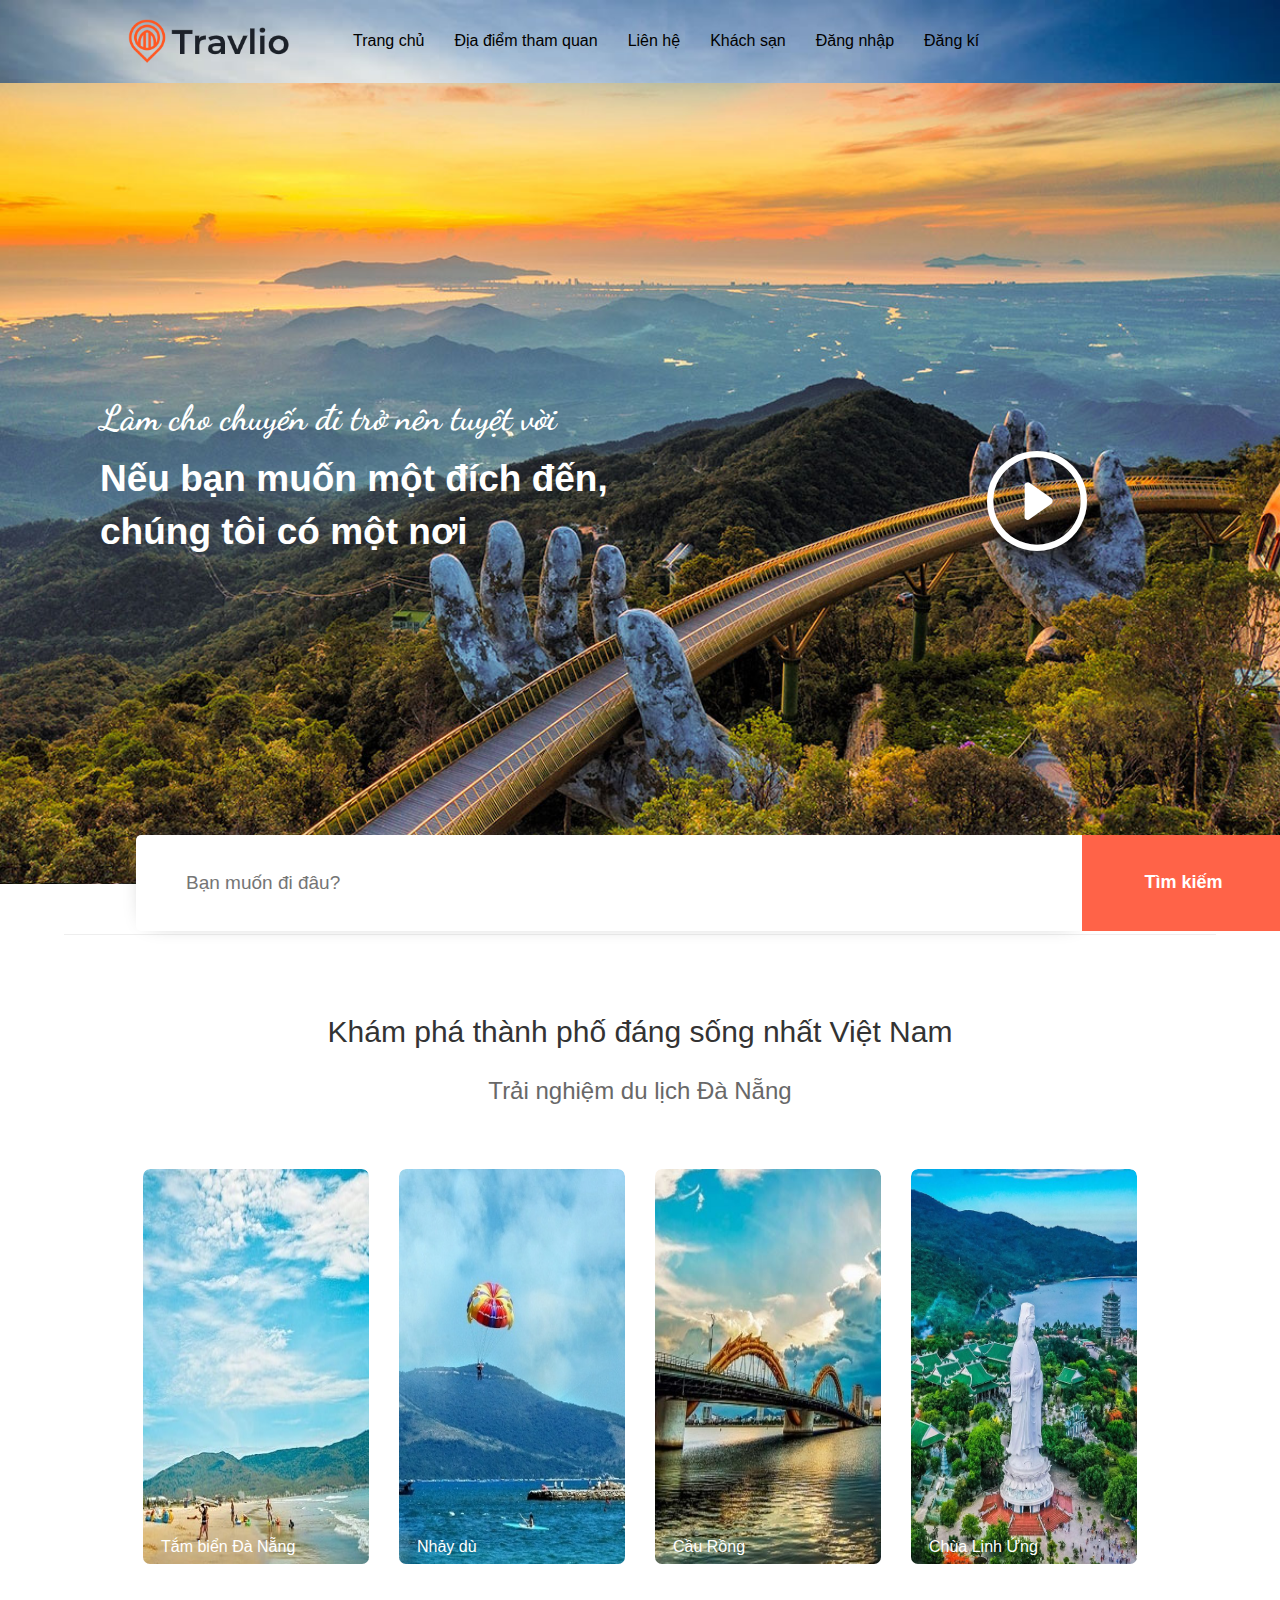
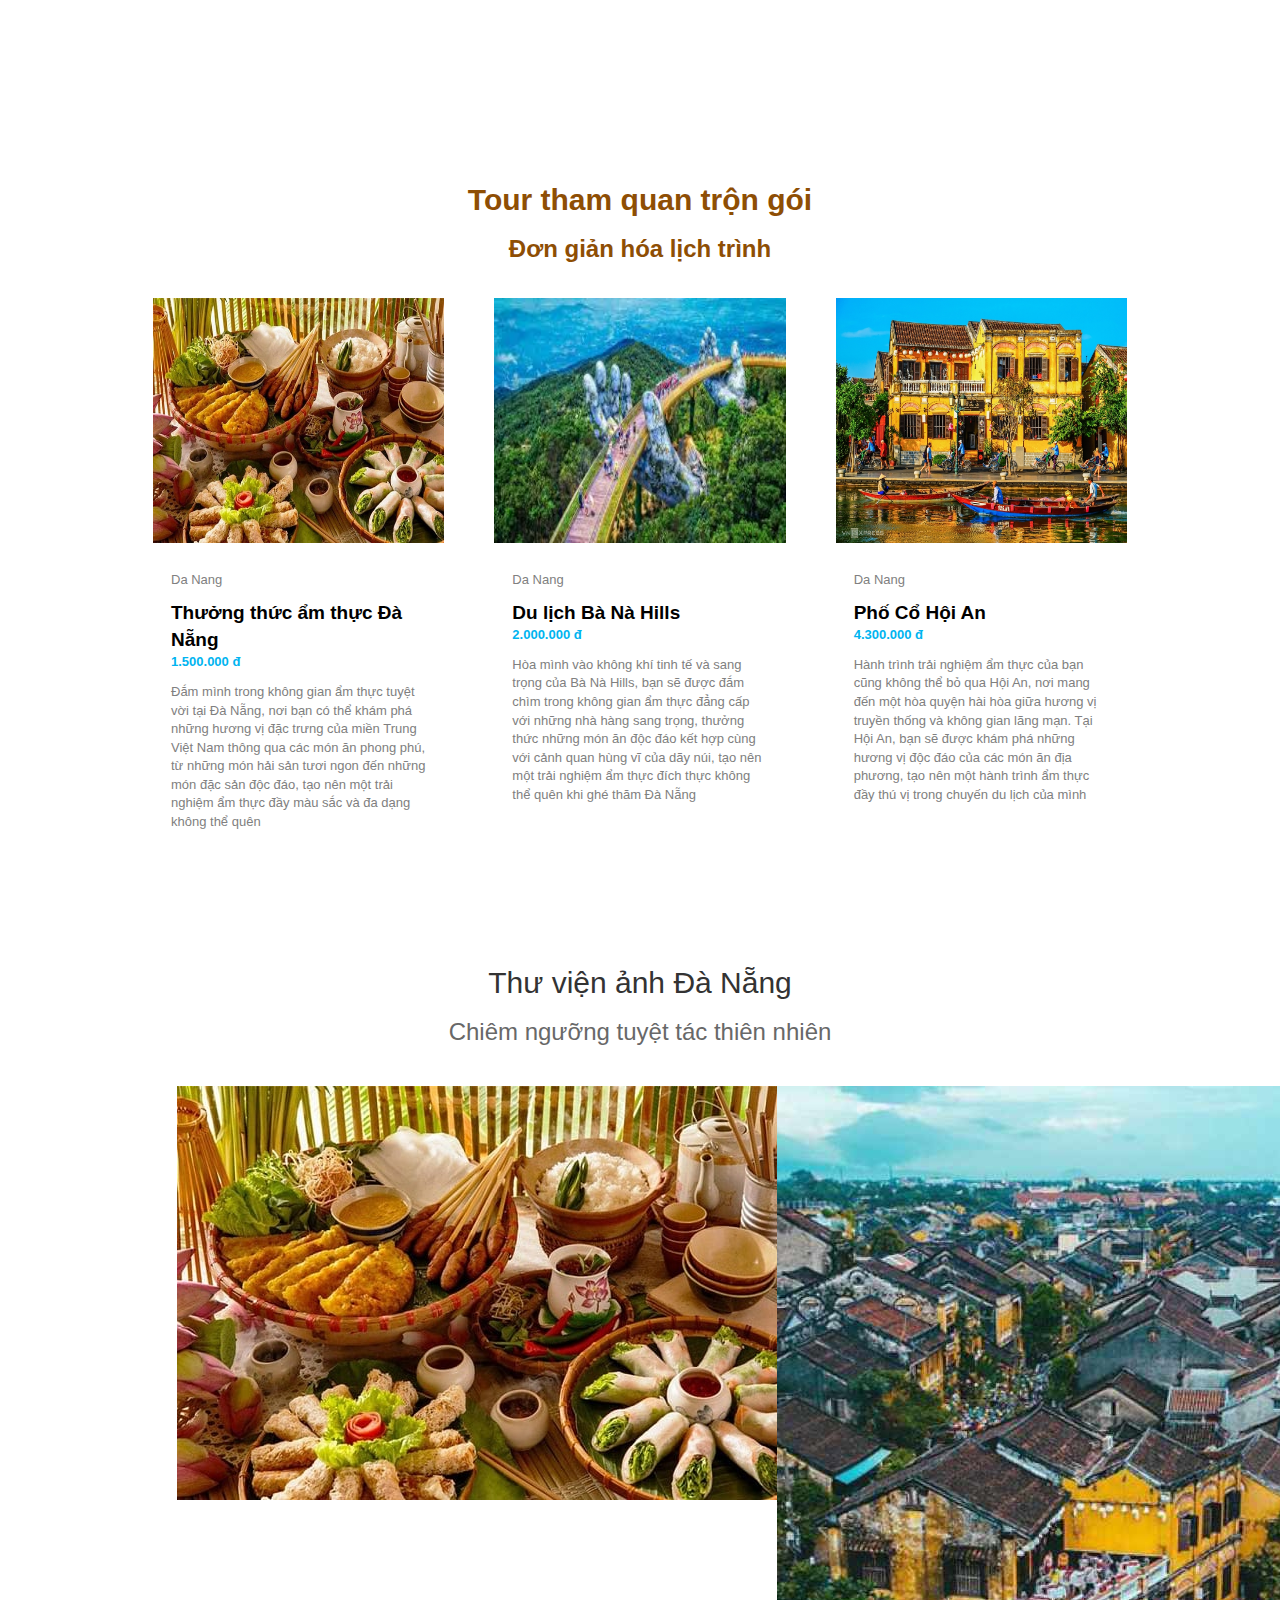
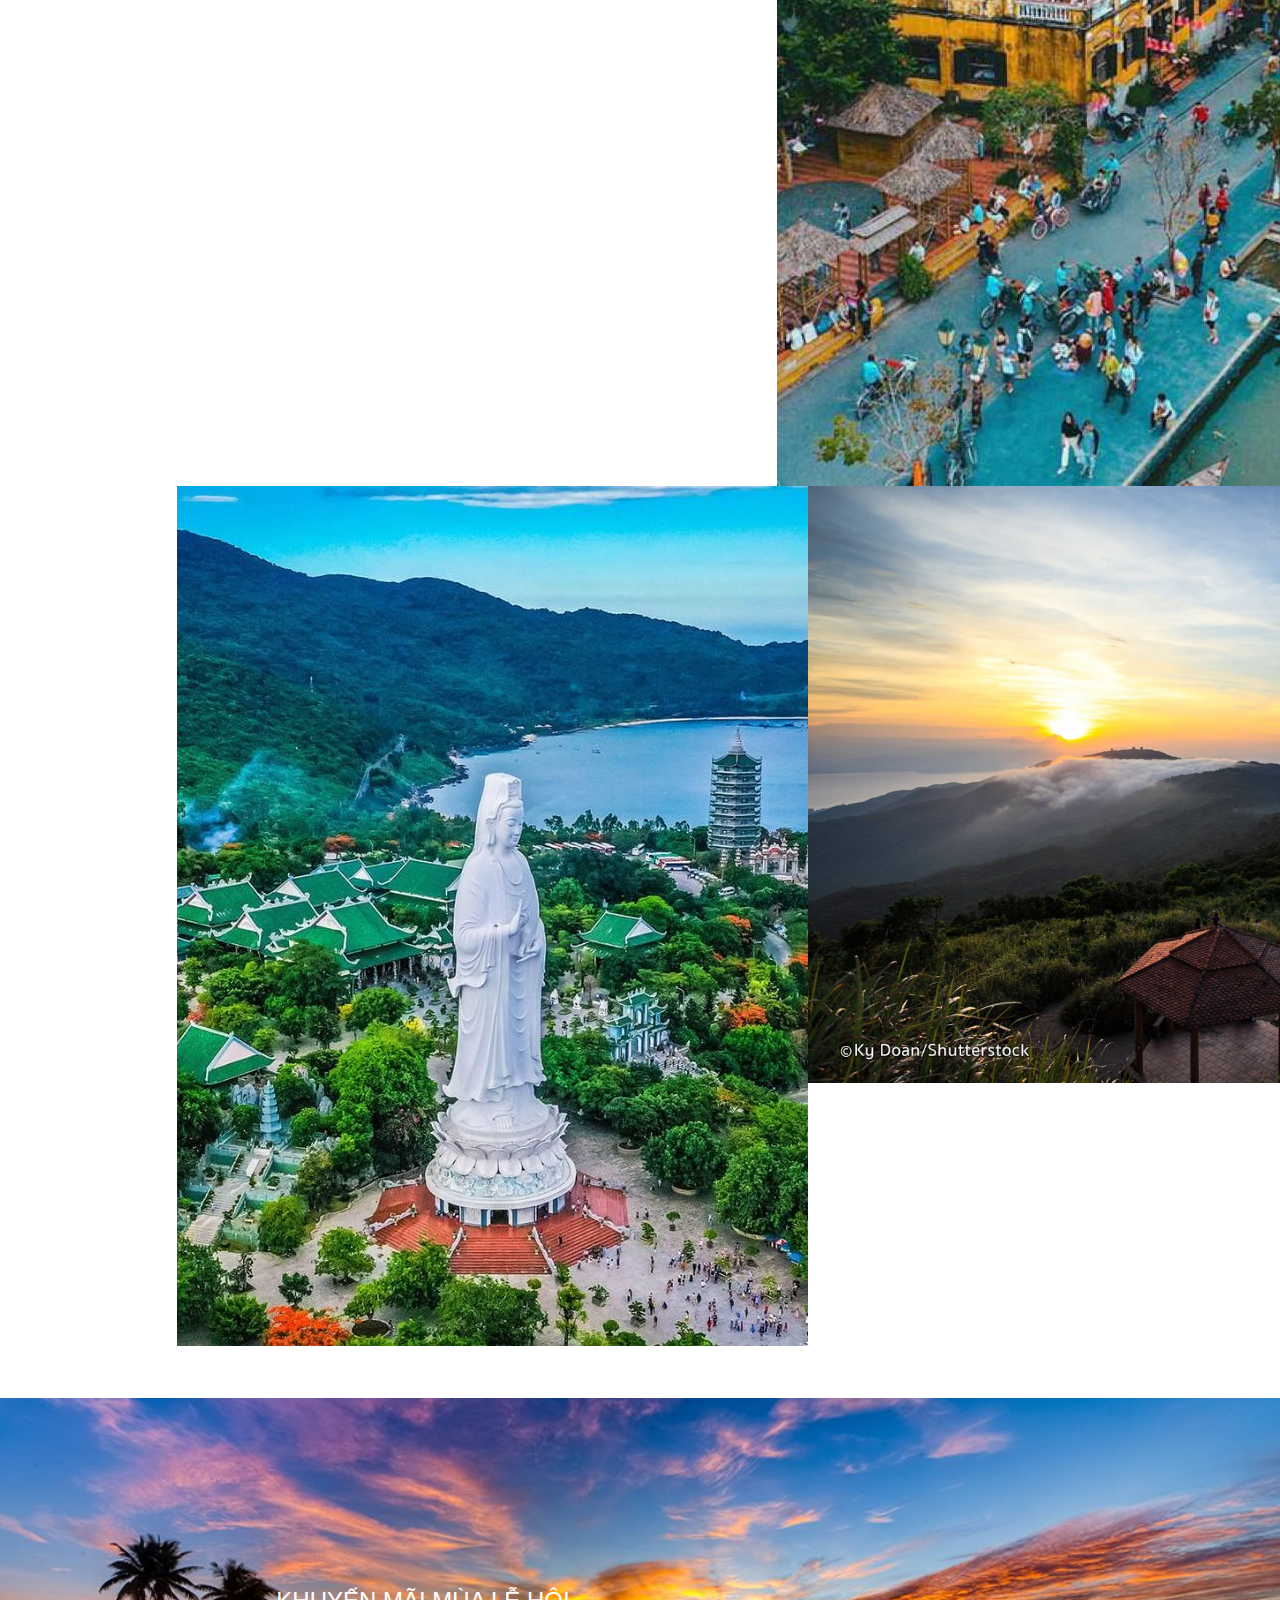
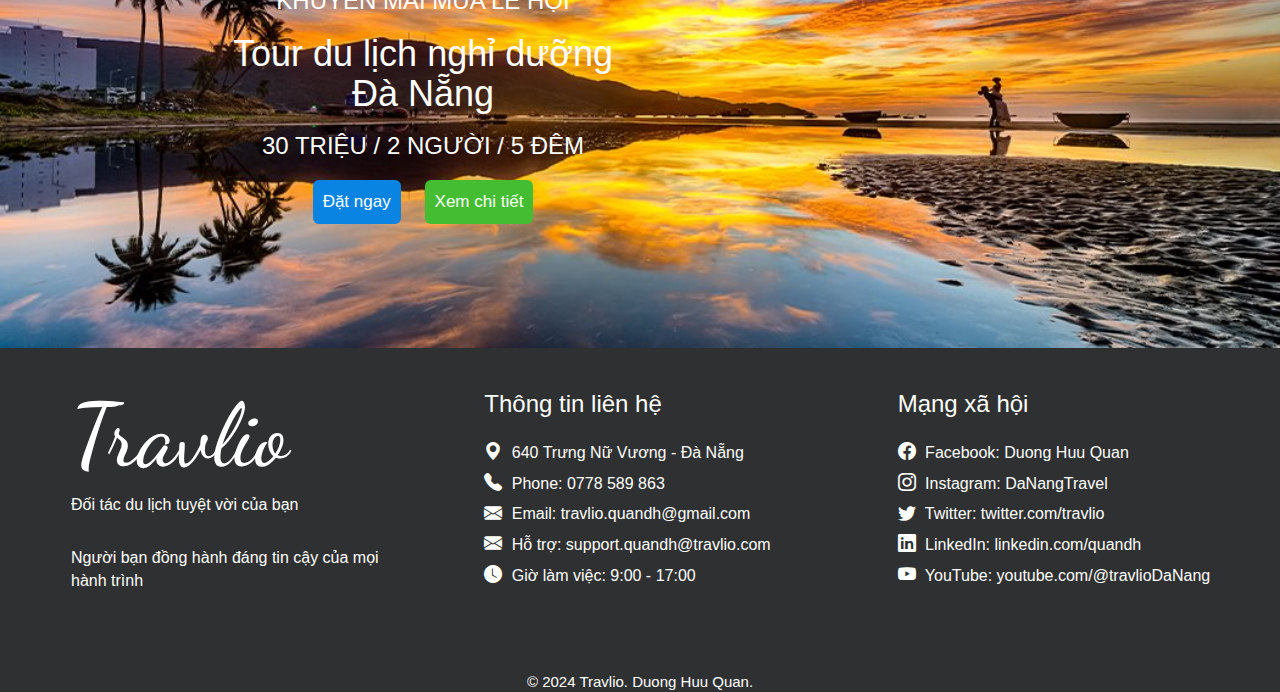
<file: index.html>
<!DOCTYPE html>
<html lang="en">

<head>
    <meta charset="UTF-8">
    <meta name="viewport" content="width=device-width, initial-scale=1.0">
    <link rel="stylesheet" href="https://maxcdn.bootstrapcdn.com/bootstrap/3.3.7/css/bootstrap.min.css" />
    <link rel="stylesheet" href="https://cdn.jsdelivr.net/npm/bootstrap-icons@1.10.2/font/bootstrap-icons.css"
        integrity="sha384-b6lVK+yci+bfDmaY1u0zE8YYJt0TZxLEAFyYSLHId4xoVvsrQu3INevFKo+Xir8e" crossorigin="anonymous">
    <link rel="preconnect" href="https://fonts.googleapis.com">
    <link rel="preconnect" href="https://fonts.gstatic.com" crossorigin>
    <link href="https://fonts.googleapis.com/css2?family=Dancing+Script&display=swap" rel="stylesheet">
    <link rel="stylesheet" href="https://cdn.jsdelivr.net/npm/bootstrap-icons@1.11.3/font/bootstrap-icons.min.css">
    <title>Du lịch Việt Nam</title>
    <link rel="stylesheet" href="css/index.css">
    <link rel="stylesheet" href="css/styleMenu.css">
    
</head>

<body>
    <header class="+menu" id="menu-w">
        <div class="heading">
            <div class="logo"><img src="img/logo.png" alt="logo"></div>
            <nav id="menu">
                <li><a href="index.html">Trang chủ</a></li>
                <li><a href="diaDiemThamQuan.html">Địa điểm tham quan</a></li>
                <li><a href="lienHe.html">Liên hệ</a></li>
                <li><a href="khachSan.html">Khách sạn</a></li>
                <li><a href="dangNhap.html">Đăng nhập</a></li>
                <li><a href="dangKi.html">Đăng kí</a></li>

            </nav>
        </div>
    </header>

    <main>
        <div class="banner">
            <div class="content-banner">
                <p class="h1-banner">Làm cho chuyến đi trở nên tuyệt vời</p>
                <p class="h2-banner">Nếu bạn muốn một đích đến, chúng tôi có một nơi</p>
            </div>
            <div class="icon"><i class="bi bi-play-circle"></i></div>
        </div>
        <div class="search">
            <input type="text" class="input-search" placeholder="Bạn muốn đi đâu?">
            <button class="btn-search">Tìm kiếm</button>
        </div>


        <div class="session-1">
            <hr>
            <h2>Khám phá thành phố đáng sống nhất Việt Nam</h2>
            <h3>Trải nghiệm du lịch Đà Nẵng</h3>
            <div class="img-ss1">
                <div class="contai-img">
                    <img src="img/img-ss1-1.jpg" alt="">
                    <p>Tắm biển Đà Nẵng</p>
                </div>

                <div class="contai-img">
                    <img src="img/img-ss1-2.jpg" alt="">
                    <p>Nhảy dù</p>
                </div>

                <div class="contai-img">
                    <img src="img/img-ss1-3.jpg" alt="">
                    <p>Cầu Rồng</p>
                </div>

                <div class="contai-img">
                    <img src="img/img-ss1-4.jpg" alt="">
                    <p>Chùa Linh Ứng</p>
                </div>
            </div>
        </div>


        <div class="session-2">
            <h2>Tour tham quan trộn gói</h2>
            <h3>Đơn giản hóa lịch trình</h3>
            <div class="img-ss3">
                <div class="component-ss3">
                    <img src="img/am-thuc-da-nang-1.jpg" alt="">
                    <div class="text-ss3">
                        <p>Da Nang</p>
                        <Strong>Thưởng thức ẩm thực Đà Nẵng</Strong><br>
                        <b>1.500.000 đ</b>
                        <p>Đắm mình trong không gian ẩm thực tuyệt vời tại Đà Nẵng, nơi bạn có thể khám phá những hương
                            vị đặc trưng của miền Trung Việt Nam thông qua các món ăn phong phú, từ những món hải sản
                            tươi ngon đến những món đặc sản độc đáo, tạo nên một trải nghiệm ẩm thực đầy màu sắc và đa
                            dạng không thể quên</p>
                    </div>
                </div>

                <div class="component-ss3">
                    <img src="img/banahill.jpg" alt="">
                    <div class="text-ss3">
                        <p>Da Nang</p>
                        <Strong>Du lịch Bà Nà Hills</Strong><br>
                        <b>2.000.000 đ</b>
                        <p>Hòa mình vào không khí tinh tế và sang trọng của Bà Nà Hills, bạn sẽ được đắm chìm trong
                            không gian ẩm thực đẳng cấp với những nhà hàng sang trọng, thưởng thức những món ăn độc đáo
                            kết hợp cùng với cảnh quan hùng vĩ của dãy núi, tạo nên một trải nghiệm ẩm thực đích thực
                            không thể quên khi ghé thăm Đà Nẵng</p>
                    </div>
                </div>

                <div class="component-ss3">
                    <img src="img/hoi an.jpg" alt="">
                    <div class="text-ss3">
                        <p>Da Nang</p>
                        <Strong>Phố Cổ Hội An</Strong><br>
                        <b>4.300.000 đ</b>
                        <p>Hành trình trải nghiệm ẩm thực của bạn cũng không thể bỏ qua
                            Hội An, nơi mang đến một hòa quyện hài hòa giữa hương vị truyền thống và không gian lãng
                            mạn. Tại Hội An, bạn sẽ được khám phá những hương vị độc đáo của các món ăn địa phương, tạo
                            nên một hành trình ẩm thực đầy thú vị trong chuyến du lịch của mình</p>
                    </div>
                </div>

            </div>
        </div>

        <div class="session-3">
            <h2>Thư viện ảnh Đà Nẵng</h2>
            <h3>Chiêm ngưỡng tuyệt tác thiên nhiên</h3>
            <div class="thuVienAnh">
                <div class="row">
                    <img src="img/am-thuc-da-nang-1.jpg" alt="">
                    <img src="img/pho-co-hoi-an-tren-cao.jpg" alt="">
                    <img src="img/img-ss1-1.jpg" alt="">
                    <img src="img/img-ss1-2.jpg" alt="">
                </div>
                <div class="row">
                    <img src="img/img-ss1-4.jpg" alt="">
                    <img src="img/bannar-ss2.jpg" alt="">
                    <img src="img/hoi an.jpg" alt="">
                    <img src="img/img-ss1-3.jpg" alt="">
                </div>

            </div>


        </div>

        <div class="session-4">
            <div class="ss4_cpn">
                <h3 style="margin-top: 190px;">KHUYẾN MÃI MÙA LỄ HỘI</h3>
                <h1>Tour du lịch nghỉ dưỡng Đà Nẵng</h1>
                <h3>30 TRIỆU / 2 NGƯỜI / 5 ĐÊM</h3>
                <div class="btn-ss4">
                    <button class="datngay">Đặt ngay</button>
                    <button class="chiTiet">Xem chi tiết</button>
                </div>
            </div>
            <div class="ss4_cpn">

            </div>

        </div>

    </main>
    <footer class="footer">
        <div class="footer-column">
            <h1>Travlio</h1>
            <p>Đối tác du lịch tuyệt vời của bạn</p><br>
            <p>Người bạn đồng hành đáng tin cậy của mọi hành trình</p>
        </div>
        <div class="footer-column">
            <h3>Thông tin liên hệ</h3>
            <p><i class="bi bi-geo-alt-fill"></i> 640 Trưng Nữ Vương - Đà Nẵng</p>
            <p><i class="bi bi-telephone-fill"></i> Phone: 0778 589 863</p>
            <p><i class="bi bi-envelope-fill"></i> Email: travlio.quandh@gmail.com</p>
            <p><i class="bi bi-envelope-fill"></i> Hỗ trợ: support.quandh@travlio.com</p>
            <p><i class="bi bi-clock-fill"></i> Giờ làm việc: 9:00 - 17:00</p>
        </div>
        <div class="footer-column">
            <h3>Mạng xã hội</h3>
            <p><i class="bi bi-facebook"></i> Facebook: <a href="https://www.facebook.com/travlio">Duong Huu Quan</a></p>
            <p><i class="bi bi-instagram"></i> Instagram: <a href="https://www.instagram.com/travlio">DaNangTravel</a></p>
            <p><i class="bi bi-twitter"></i> Twitter: <a href="https://twitter.com/travlio">twitter.com/travlio</a></p>
            <p><i class="bi bi-linkedin"></i> LinkedIn: <a href="https://www.linkedin.com/company/travlio">linkedin.com/quandh</a></p>
            <p><i class="bi bi-youtube"></i> YouTube: <a href="https://www.youtube.com/travlio">youtube.com/@travlioDaNang</a></p>
        </div>
    </footer>
    <p class="end-footer">© 2024 Travlio. Duong Huu Quan.</p>
    
</body>
<script src="js/index.js"></script>
</html>
</file>
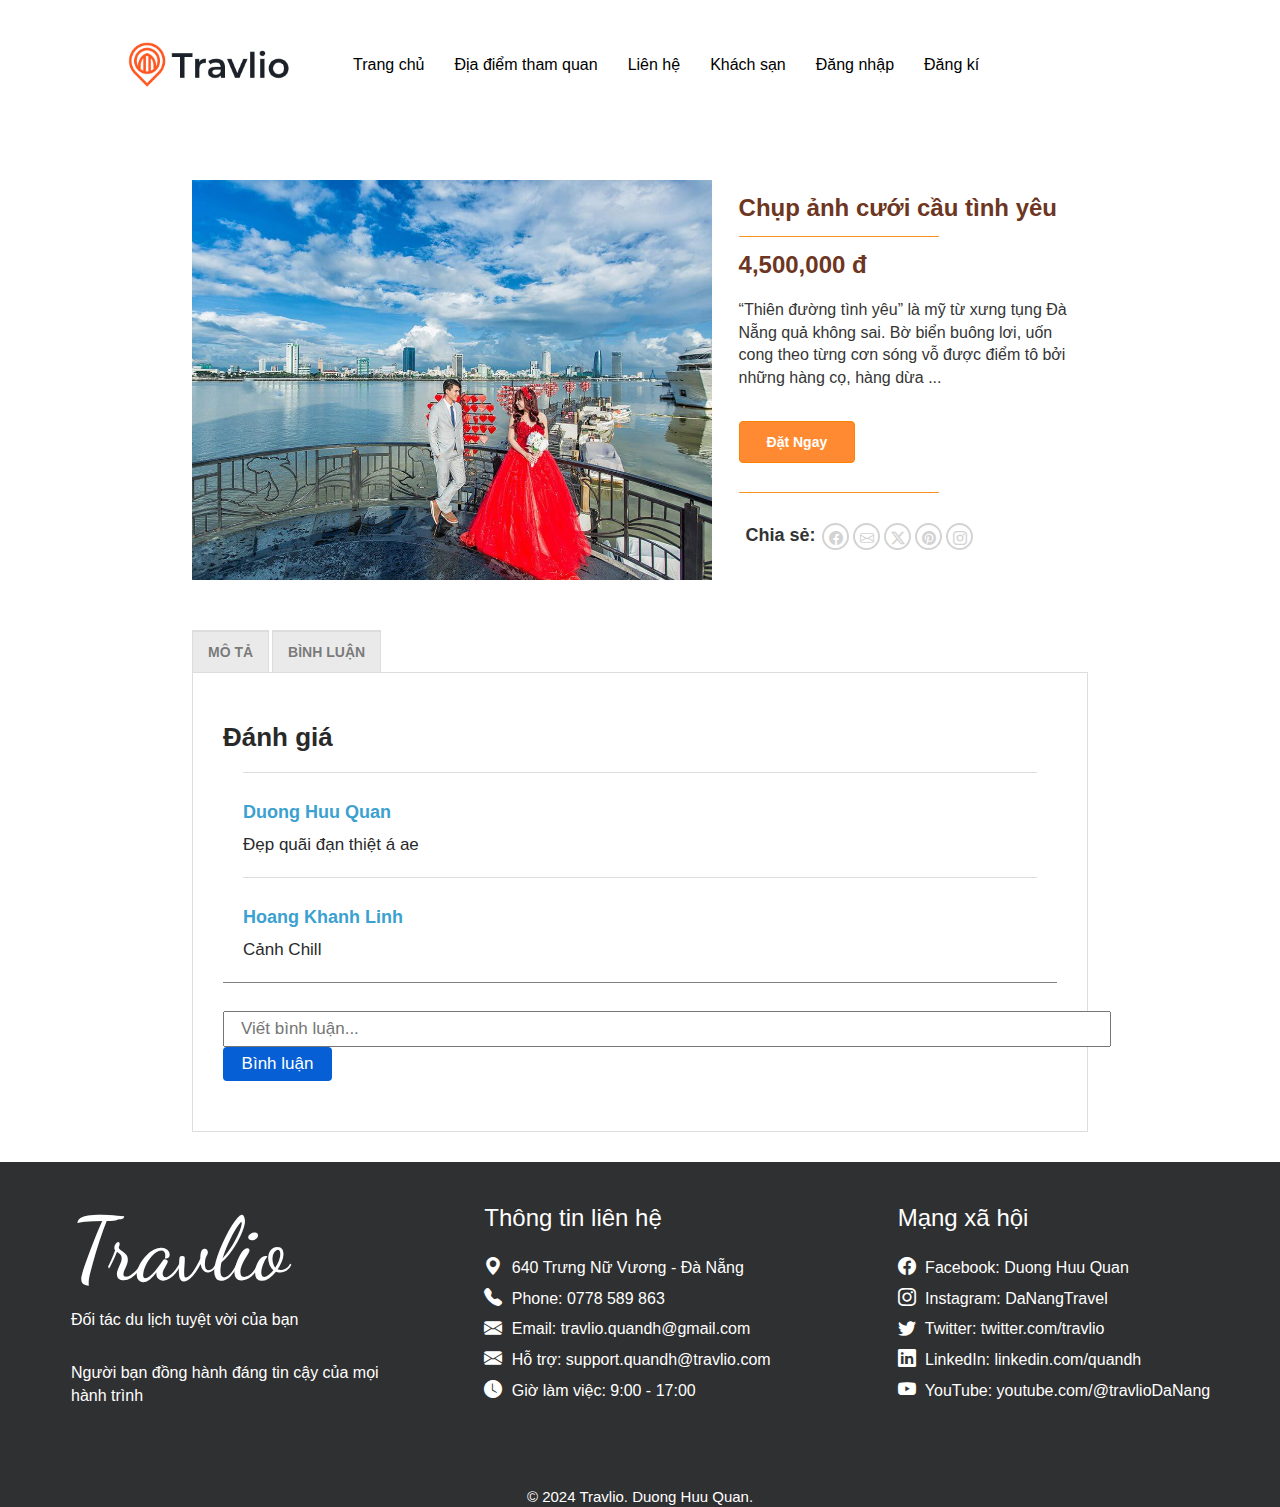
<file: chiTietDiaDiem.html>
<!DOCTYPE html>
<html lang="en">

<head>
    <meta charset="UTF-8">
    <meta name="viewport" content="width=device-width, initial-scale=1.0">
    <link rel="stylesheet" href="https://maxcdn.bootstrapcdn.com/bootstrap/3.3.7/css/bootstrap.min.css" />
    <link rel="stylesheet" href="https://cdn.jsdelivr.net/npm/bootstrap-icons@1.10.2/font/bootstrap-icons.css"
        integrity="sha384-b6lVK+yci+bfDmaY1u0zE8YYJt0TZxLEAFyYSLHId4xoVvsrQu3INevFKo+Xir8e" crossorigin="anonymous">
    <link rel="preconnect" href="https://fonts.googleapis.com">
    <link rel="preconnect" href="https://fonts.gstatic.com" crossorigin>
    <link href="https://fonts.googleapis.com/css2?family=Dancing+Script&display=swap" rel="stylesheet">
    <link rel="stylesheet" href="https://cdn.jsdelivr.net/npm/bootstrap-icons@1.11.3/font/bootstrap-icons.min.css">
    <title>Du lịch Việt Nam</title>
    <link rel="stylesheet" href="css/chitietDiaDiem.css">
    <link rel="stylesheet" href="css/styleMenu.css">
</head>

<body>
    <header class="menu" id="menu-w">
        <div class="heading">
            <div class="logo"><img src="img/logo.png" alt="logo"></div>
            <nav id="menu">
                <li><a href="index.html">Trang chủ</a></li>
                <li><a href="diaDiemThamQuan.html">Địa điểm tham quan</a></li>
                <li><a href="lienHe.html">Liên hệ</a></li>
                <li><a href="khachSan.html">Khách sạn</a></li>
                <li><a href="dangNhap.html">Đăng nhập</a></li>
                <li><a href="dangKi.html">Đăng kí</a></li>

            </nav>

        </div>
    </header>

    <main>
        <div class="infor-diaDiem">
            <div class="infor-layout-img">
                <img src="img/anhcuoi.jpg" alt="">
            </div>
            <div class="infor-layout">
                <h3>Chụp ảnh cưới cầu tình yêu</h3>
                <hr>
                <h3>4,500,000 <span>đ</span></h3>
                <p>“Thiên đường tình yêu” là mỹ từ xưng tụng Đà Nẵng quả không sai. Bờ biển buông lơi, uốn cong theo
                    từng
                    cơn sóng vỗ được điểm tô bởi những hàng cọ, hàng dừa <span>...</span>
                </p>
                <button>Đặt Ngay</button>
                <hr>
                <div class="share">
                    <label>Chia sẻ:</label>
                    <span>
                        <a href="" class="fb"><i class="bi bi-facebook"></i></a>
                        <a href=""><i class="bi bi-envelope"></i></a>
                        <a href=""><i class="bi bi-twitter-x"></i></a>
                        <a href=""><i class="bi bi-pinterest"></i></a>
                        <a href=""><i class="bi bi-instagram"></i></a>
                    </span>
                </div>
            </div>

        </div>

        <div class="mota-and-comment">
            <div class="pagiration">
                <div>MÔ TẢ</div>
                <div>BÌNH LUẬN</div>
            </div>
            <div class="mota">
                “Thiên đường tình yêu” là mỹ từ xưng tụng Hawaii quả không sai. Bờ biển Hawaii buông lơi, uốn cong theo
                từng cơn sóng vỗ được điểm tô bởi những hàng cọ, hàng dừa trải dài nghiêng nghiêng trong gió. Vào buổi
                hoàng hôn, ngồi dưới những tán ô đầy màu sắc dọc bờ biển, mặt biển ấm áp phản chiếu ánh nắng dịu dàng.
                Bạn chắc chắn sẽ chìm đắm trong men say trong những ngày ở nơi đây.
            </div>
            <div class="comment">
                <h3>
                    Đánh giá
                </h3>
                <div class="bl">
                    <div class="cmt">
                        <h4>Duong Huu Quan</h4>
                        <p>Đẹp quãi đạn thiệt á ae</p>
                    </div>
                    <div class="cmt">
                        <h4>Hoang Khanh Linh</h4>
                        <p>Cảnh Chill</p>
                    </div>
                </div>
                <div class="input-cmt">
                    <input type="text" name="binhLuan" id="" placeholder="Viết bình luận...">
                    <button>Bình luận</button>
                </div>
            </div>
        </div>
    </main>


    <footer class="footer">
        <div class="footer-column">
            <h1>Travlio</h1>
            <p>Đối tác du lịch tuyệt vời của bạn</p><br>
            <p>Người bạn đồng hành đáng tin cậy của mọi hành trình</p>
        </div>
        <div class="footer-column">
            <h3>Thông tin liên hệ</h3>
            <p><i class="bi bi-geo-alt-fill"></i> 640 Trưng Nữ Vương - Đà Nẵng</p>
            <p><i class="bi bi-telephone-fill"></i> Phone: 0778 589 863</p>
            <p><i class="bi bi-envelope-fill"></i> Email: travlio.quandh@gmail.com</p>
            <p><i class="bi bi-envelope-fill"></i> Hỗ trợ: support.quandh@travlio.com</p>
            <p><i class="bi bi-clock-fill"></i> Giờ làm việc: 9:00 - 17:00</p>
        </div>
        <div class="footer-column">
            <h3>Mạng xã hội</h3>
            <p><i class="bi bi-facebook"></i> Facebook: <a href="https://www.facebook.com/travlio">Duong Huu Quan</a>
            </p>
            <p><i class="bi bi-instagram"></i> Instagram: <a href="https://www.instagram.com/travlio">DaNangTravel</a>
            </p>
            <p><i class="bi bi-twitter"></i> Twitter: <a href="https://twitter.com/travlio">twitter.com/travlio</a></p>
            <p><i class="bi bi-linkedin"></i> LinkedIn: <a
                    href="https://www.linkedin.com/company/travlio">linkedin.com/quandh</a></p>
            <p><i class="bi bi-youtube"></i> YouTube: <a
                    href="https://www.youtube.com/travlio">youtube.com/@travlioDaNang</a></p>
        </div>
    </footer>
    <p class="end-footer">© 2024 Travlio. Duong Huu Quan.</p>


</body>
<script src="js/index.js"></script>

</html>
</file>
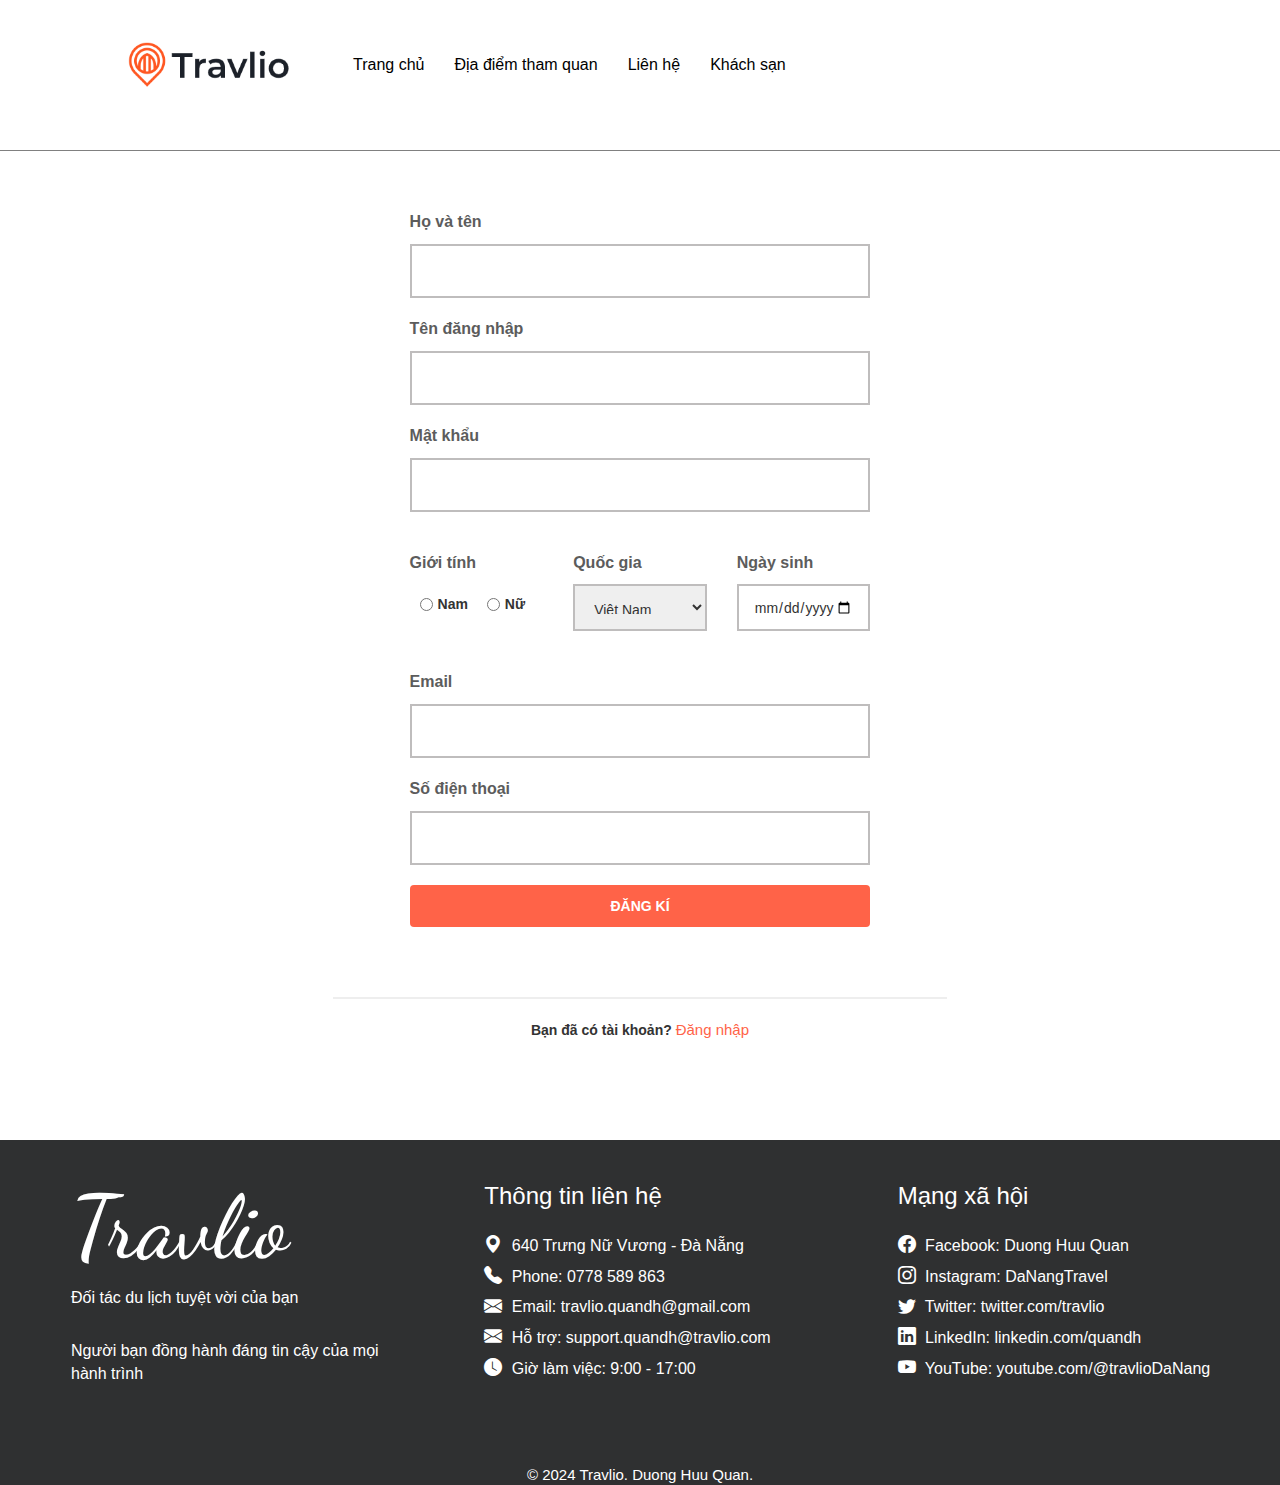
<file: dangKi.html>
<!DOCTYPE html>
<html lang="en">

<head>
    <meta charset="UTF-8">
    <meta name="viewport" content="width=device-width, initial-scale=1.0">
    <link rel="stylesheet" href="https://maxcdn.bootstrapcdn.com/bootstrap/3.3.7/css/bootstrap.min.css" />
    <link rel="stylesheet" href="https://cdn.jsdelivr.net/npm/bootstrap-icons@1.10.2/font/bootstrap-icons.css"
        integrity="sha384-b6lVK+yci+bfDmaY1u0zE8YYJt0TZxLEAFyYSLHId4xoVvsrQu3INevFKo+Xir8e" crossorigin="anonymous">
    <link rel="preconnect" href="https://fonts.googleapis.com">
    <link rel="preconnect" href="https://fonts.gstatic.com" crossorigin>
    <link href="https://fonts.googleapis.com/css2?family=Dancing+Script&display=swap" rel="stylesheet">
    <link rel="stylesheet" href="https://cdn.jsdelivr.net/npm/bootstrap-icons@1.11.3/font/bootstrap-icons.min.css">
    <title>Du lịch Việt Nam</title>
    <link rel="stylesheet" href="css/dangKi.css">
    <link rel="stylesheet" href="css/styleMenu.css">
</head>

<body>
    <header class="menu" id="menu-w">
        <div class="heading">
            <div class="logo"><img src="img/logo.png" alt="logo"></div>
            <nav id="menu">
                <li><a href="index.html">Trang chủ</a></li>
                <li><a href="diaDiemThamQuan.html">Địa điểm tham quan</a></li>
                <li><a href="lienHe.html">Liên hệ</a></li>
                <li><a href="khachSan.html">Khách sạn</a></li>
            </nav>
        </div>

    </header>

    <main>

        <form class="register" action="/register">
            <div class="container-form">
                <div>
                    <div>
                        <p>Họ và tên</p>
                        <input type="text" name="fullname">
                    </div>

                    <div>
                        <p>Tên đăng nhập</p>
                        <input type="text" name="username">
                    </div>

                    <div>
                        <p>Mật khẩu</p>
                        <input type="password" name="password">
                    </div>

                    <div class="cl2">

                        <div class="gender">
                            <p>Giới tính</p>
                            <label><input type="radio" name="gender" value="male"> Nam</label>
                            <label><input type="radio" name="gender" value="female"> Nữ</label>
                        </div>

                        <div>
                            <p>Quốc gia</p>
                            <select name="country">
                                <option value="Vietnam">Việt Nam</option>
                                <option value="USA">United States</option>
                                <option value="UK">United Kingdom</option>
                            </select>
                        </div>

                        <div>
                            <p>Ngày sinh</p>
                            <input type="date" name="dob">
                        </div>

                    </div>

                    <div>
                        <p>Email</p>
                        <input type="email" name="email">
                    </div>

                    <div>
                        <p>Số điện thoại</p>
                        <input type="tel" name="phone">
                    </div>

                    <div>
                        <button type="submit">ĐĂNG KÍ</button>
                    </div>
                    <hr>
                    <div>
                        <strong>Bạn đã có tài khoản? <a href="dangNhap.html">Đăng nhập</a></strong>
                    </div>
                </div>
            </div>
        </form>



    </main>


    <footer class="footer">
        <div class="footer-column">
            <h1>Travlio</h1>
            <p>Đối tác du lịch tuyệt vời của bạn</p><br>
            <p>Người bạn đồng hành đáng tin cậy của mọi hành trình</p>
        </div>
        <div class="footer-column">
            <h3>Thông tin liên hệ</h3>
            <p><i class="bi bi-geo-alt-fill"></i> 640 Trưng Nữ Vương - Đà Nẵng</p>
            <p><i class="bi bi-telephone-fill"></i> Phone: 0778 589 863</p>
            <p><i class="bi bi-envelope-fill"></i> Email: travlio.quandh@gmail.com</p>
            <p><i class="bi bi-envelope-fill"></i> Hỗ trợ: support.quandh@travlio.com</p>
            <p><i class="bi bi-clock-fill"></i> Giờ làm việc: 9:00 - 17:00</p>
        </div>
        <div class="footer-column">
            <h3>Mạng xã hội</h3>
            <p><i class="bi bi-facebook"></i> Facebook: <a href="https://www.facebook.com/travlio">Duong Huu Quan</a>
            </p>
            <p><i class="bi bi-instagram"></i> Instagram: <a href="https://www.instagram.com/travlio">DaNangTravel</a>
            </p>
            <p><i class="bi bi-twitter"></i> Twitter: <a href="https://twitter.com/travlio">twitter.com/travlio</a></p>
            <p><i class="bi bi-linkedin"></i> LinkedIn: <a
                    href="https://www.linkedin.com/company/travlio">linkedin.com/quandh</a></p>
            <p><i class="bi bi-youtube"></i> YouTube: <a
                    href="https://www.youtube.com/travlio">youtube.com/@travlioDaNang</a></p>
        </div>
    </footer>
    <p class="end-footer">© 2024 Travlio. Duong Huu Quan.</p>


</body>

</html>
</file>
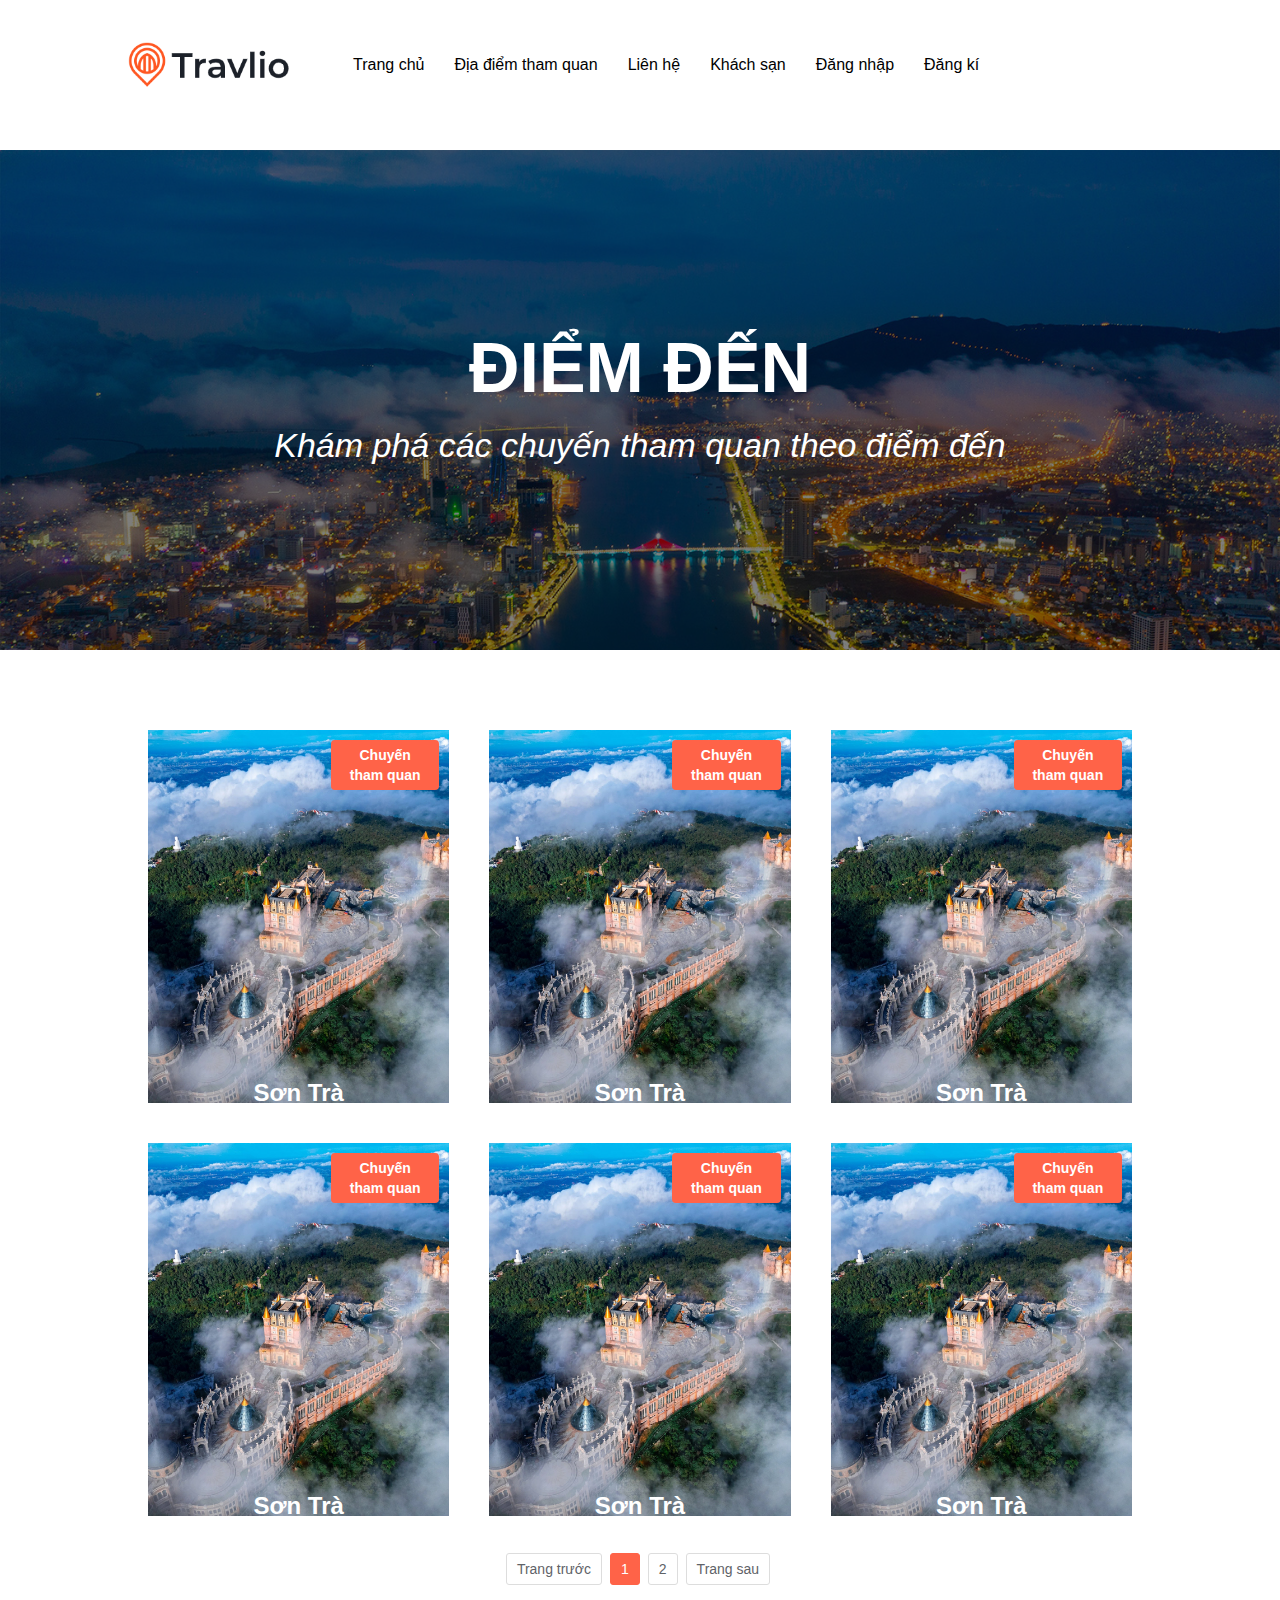
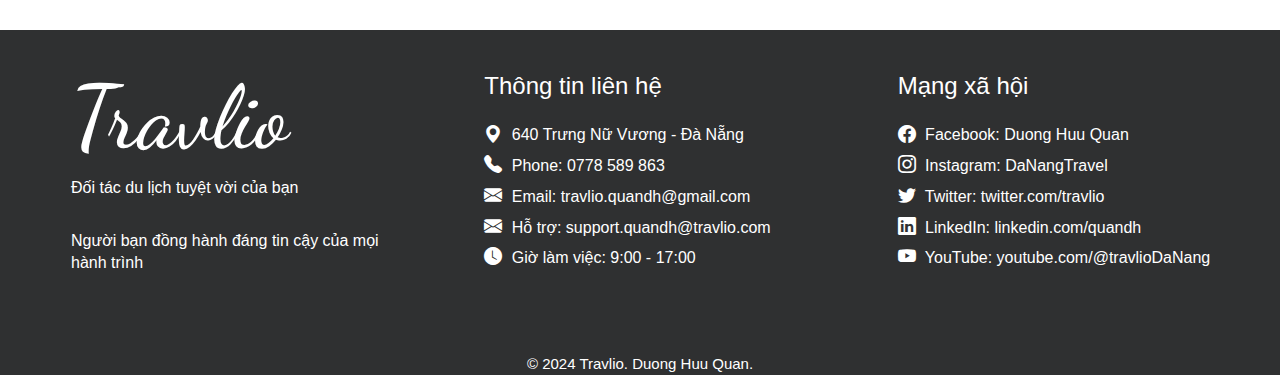
<file: diaDiemThamQuan.html>
<!DOCTYPE html>
<html lang="en">

<head>
    <meta charset="UTF-8">
    <meta name="viewport" content="width=device-width, initial-scale=1.0">
    <link rel="stylesheet" href="https://maxcdn.bootstrapcdn.com/bootstrap/3.3.7/css/bootstrap.min.css" />
    <link rel="stylesheet" href="https://cdn.jsdelivr.net/npm/bootstrap-icons@1.10.2/font/bootstrap-icons.css"
        integrity="sha384-b6lVK+yci+bfDmaY1u0zE8YYJt0TZxLEAFyYSLHId4xoVvsrQu3INevFKo+Xir8e" crossorigin="anonymous">
    <link rel="preconnect" href="https://fonts.googleapis.com">
    <link rel="preconnect" href="https://fonts.gstatic.com" crossorigin>
    <link href="https://fonts.googleapis.com/css2?family=Dancing+Script&display=swap" rel="stylesheet">
    <link rel="stylesheet" href="https://cdn.jsdelivr.net/npm/bootstrap-icons@1.11.3/font/bootstrap-icons.min.css">
    <title>Du lịch Việt Nam</title>
    <link rel="stylesheet" href="css/diaDiemThamQuan.css">
    <link rel="stylesheet" href="css/styleMenu.css">
</head>

<body>
    <header class="menu" id="menu-w">
        <div class="heading">
            <div class="logo"><img src="img/logo.png" alt="logo"></div>
            <nav id="menu">
                <li><a href="index.html">Trang chủ</a></li>
                <li><a href="diaDiemThamQuan.html">Địa điểm tham quan</a></li>
                <li><a href="lienHe.html">Liên hệ</a></li>
                <li><a href="khachSan.html">Khách sạn</a></li>
                <li><a href="dangNhap.html">Đăng nhập</a></li>
                <li><a href="dangKi.html">Đăng kí</a></li>

            </nav>

        </div>
    </header>

    <main>
        <div class="banner-lienHe">
            <h1>ĐIỂM ĐẾN</h1>
            <h3>Khám phá các chuyến tham quan theo điểm đến</h3>
        </div>

        <div class="diemDen">
            <div class="listdiemDen">
                <div class="item">
                    <button>Chuyến tham quan</button>
                    <h3>Sơn Trà</h3>
                    <div class="infor-item">
                        <p>Xa xa, đằng sau những ngọn núi chữ, xa những đất nước Vokalia và Consonantia, có những văn
                            bản mù quáng. Chia.</p>
                        <a href="../detail_component/chiTietDiaDiem.html">XEM CHI TIẾT</a>
                    </div>
                </div>

                <div class="item">
                    <button>Chuyến tham quan</button>
                    <h3>Sơn Trà</h3>
                    <div class="infor-item">
                        <p>Xa xa, đằng sau những ngọn núi chữ, xa những đất nước Vokalia và Consonantia, có những văn
                            bản mù quáng. Chia.</p>
                        <a href="../detail_component/chiTietDiaDiem.html">XEM CHI TIẾT</a>
                    </div>
                </div>

                <div class="item">
                    <button>Chuyến tham quan</button>
                    <h3>Sơn Trà</h3>
                    <div class="infor-item">
                        <p>Xa xa, đằng sau những ngọn núi chữ, xa những đất nước Vokalia và Consonantia, có những văn
                            bản mù quáng. Chia.</p>
                        <a href="../detail_component/chiTietDiaDiem.html">XEM CHI TIẾT</a>
                    </div>
                </div>

            </div>
            <div class="listdiemDen">
                <div class="item">
                    <button>Chuyến tham quan</button>
                    <h3>Sơn Trà</h3>
                    <div class="infor-item">
                        <p>Xa xa, đằng sau những ngọn núi chữ, xa những đất nước Vokalia và Consonantia, có những văn
                            bản mù quáng. Chia.</p>
                        <a href="../detail_component/chiTietDiaDiem.html">XEM CHI TIẾT</a>
                    </div>
                </div>

                <div class="item">
                    <button>Chuyến tham quan</button>
                    <h3>Sơn Trà</h3>
                    <div class="infor-item">
                        <p>Xa xa, đằng sau những ngọn núi chữ, xa những đất nước Vokalia và Consonantia, có những văn
                            bản mù quáng. Chia.</p>
                        <a href="../detail_component/chiTietDiaDiem.html">XEM CHI TIẾT</a>
                    </div>
                </div>

                <div class="item">
                    <button>Chuyến tham quan</button>
                    <h3>Sơn Trà</h3>
                    <div class="infor-item">
                        <p>Xa xa, đằng sau những ngọn núi chữ, xa những đất nước Vokalia và Consonantia, có những văn
                            bản mù quáng. Chia.</p>
                        <a href="../detail_component/chiTietDiaDiem.html">XEM CHI TIẾT</a>
                    </div>
                </div>

            </div>
        </div>
        <div class="pagiration">
            <ul>
                <li><a href="">Trang trước</a></li>
                <li><a href="" class="active">1</a></li>
                <li><a href="">2</a></li>
                <li><a href="">Trang sau</a></li>
            </ul>
        </div>
    </main>


    <footer class="footer">
        <div class="footer-column">
            <h1>Travlio</h1>
            <p>Đối tác du lịch tuyệt vời của bạn</p><br>
            <p>Người bạn đồng hành đáng tin cậy của mọi hành trình</p>
        </div>
        <div class="footer-column">
            <h3>Thông tin liên hệ</h3>
            <p><i class="bi bi-geo-alt-fill"></i> 640 Trưng Nữ Vương - Đà Nẵng</p>
            <p><i class="bi bi-telephone-fill"></i> Phone: 0778 589 863</p>
            <p><i class="bi bi-envelope-fill"></i> Email: travlio.quandh@gmail.com</p>
            <p><i class="bi bi-envelope-fill"></i> Hỗ trợ: support.quandh@travlio.com</p>
            <p><i class="bi bi-clock-fill"></i> Giờ làm việc: 9:00 - 17:00</p>
        </div>
        <div class="footer-column">
            <h3>Mạng xã hội</h3>
            <p><i class="bi bi-facebook"></i> Facebook: <a href="https://www.facebook.com/travlio">Duong Huu Quan</a>
            </p>
            <p><i class="bi bi-instagram"></i> Instagram: <a href="https://www.instagram.com/travlio">DaNangTravel</a>
            </p>
            <p><i class="bi bi-twitter"></i> Twitter: <a href="https://twitter.com/travlio">twitter.com/travlio</a></p>
            <p><i class="bi bi-linkedin"></i> LinkedIn: <a
                    href="https://www.linkedin.com/company/travlio">linkedin.com/quandh</a></p>
            <p><i class="bi bi-youtube"></i> YouTube: <a
                    href="https://www.youtube.com/travlio">youtube.com/@travlioDaNang</a></p>
        </div>
    </footer>
    <p class="end-footer">© 2024 Travlio. Duong Huu Quan.</p>


</body>
<script src="js/index.js"></script>

</html>
</file>
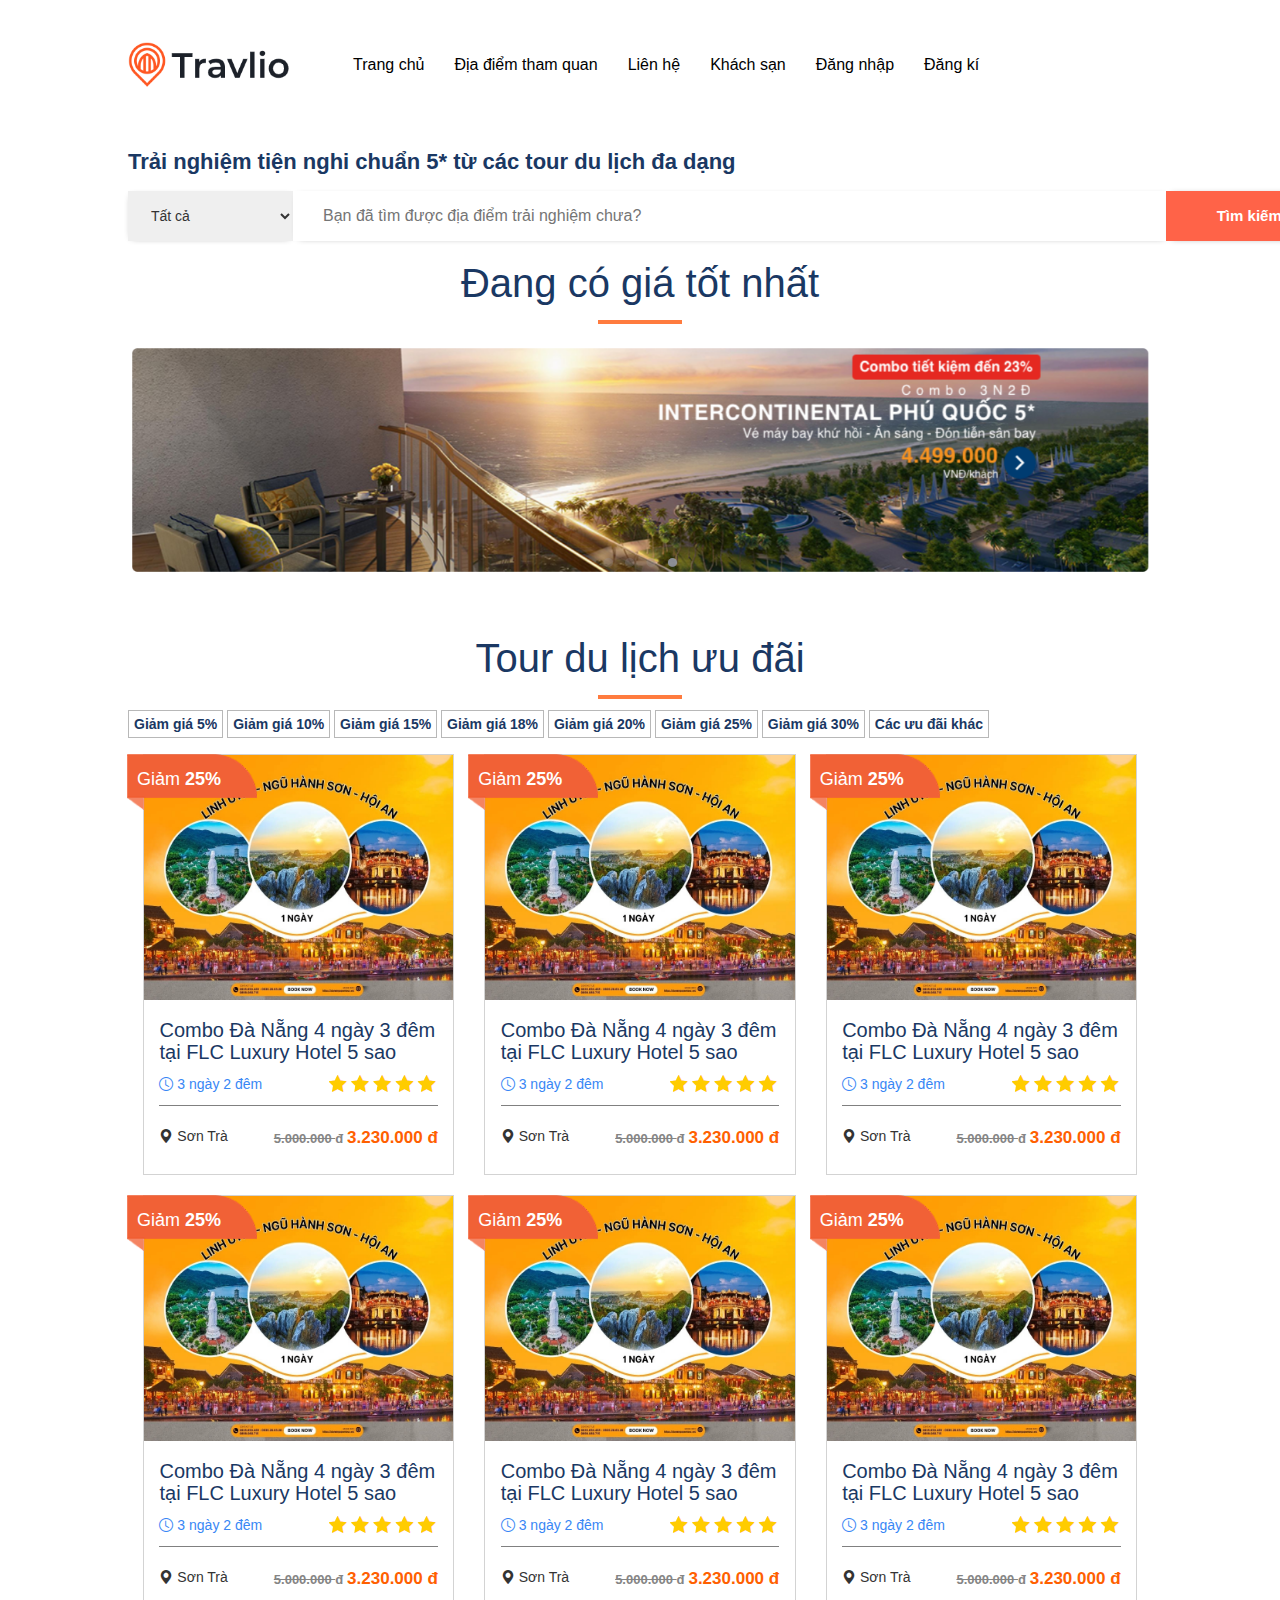
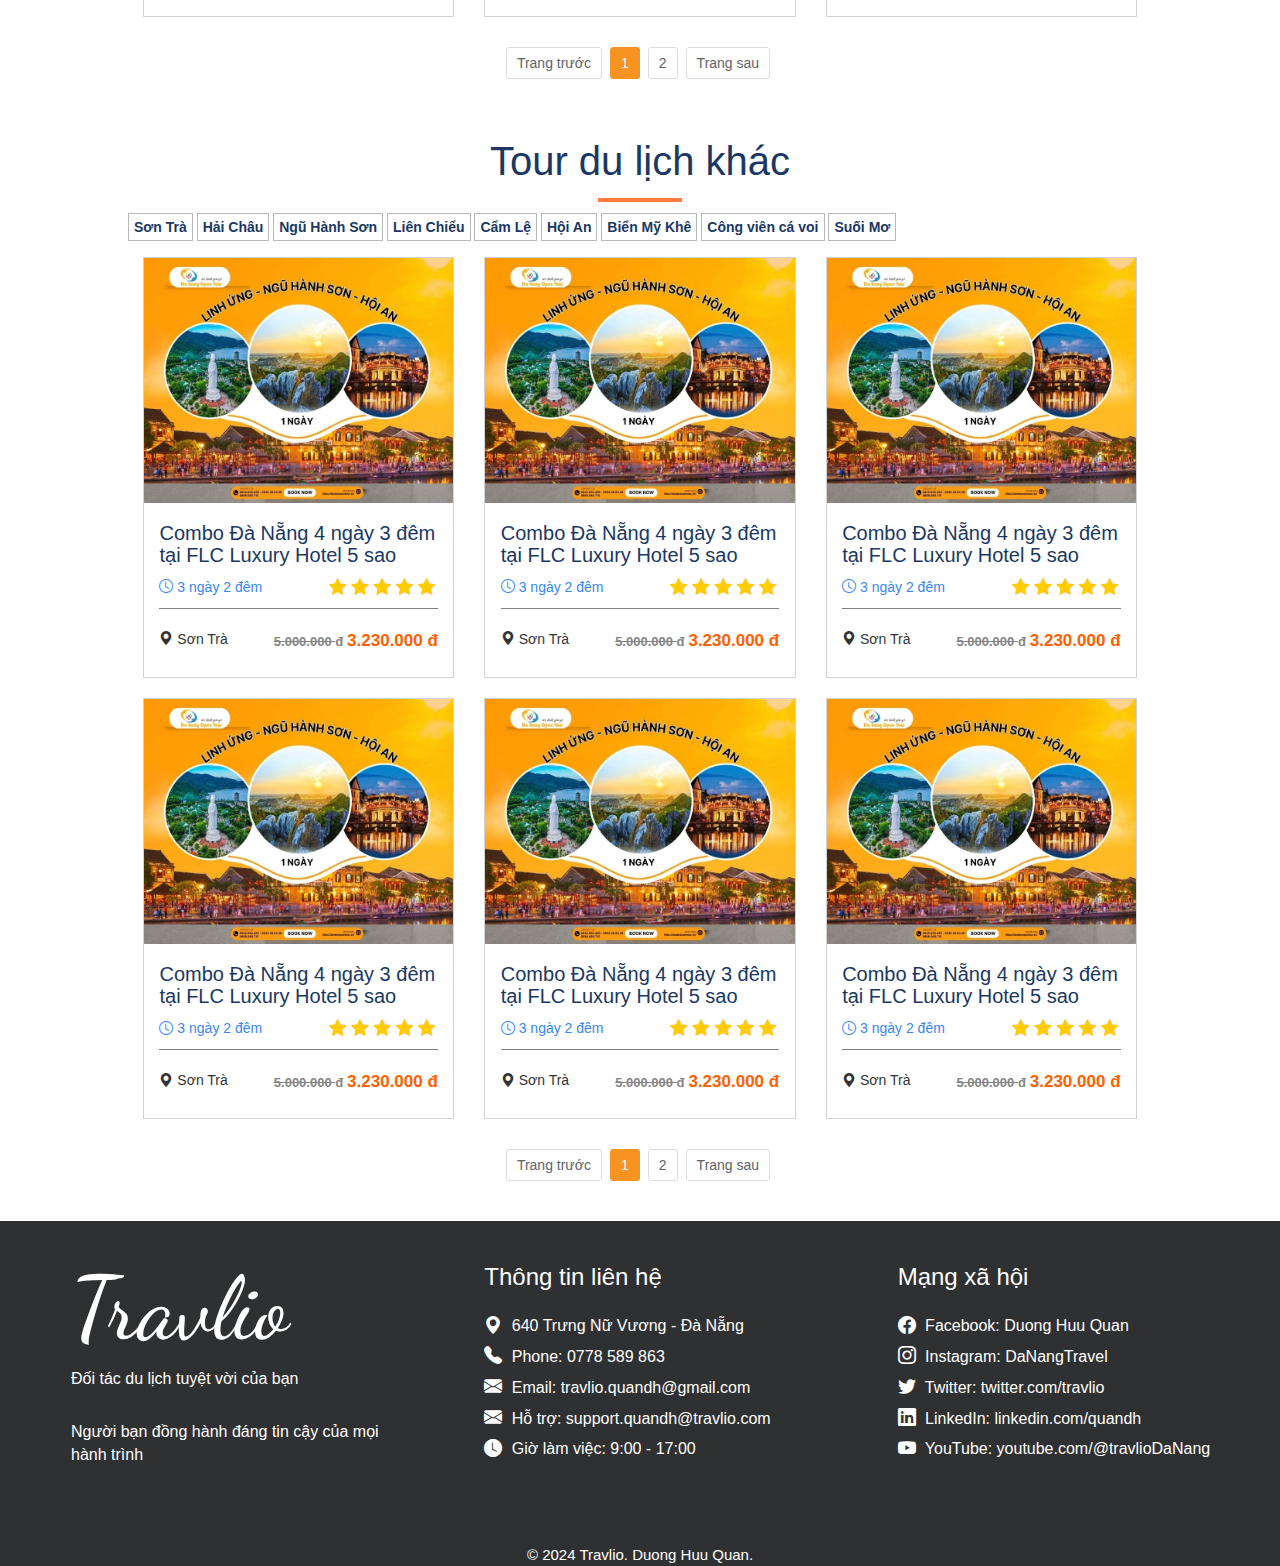
<file: khachSan.html>
<!DOCTYPE html>
<html lang="en">

<head>
    <meta charset="UTF-8">
    <meta name="viewport" content="width=device-width, initial-scale=1.0">
    <link rel="stylesheet" href="https://maxcdn.bootstrapcdn.com/bootstrap/3.3.7/css/bootstrap.min.css" />
    <link rel="stylesheet" href="https://cdn.jsdelivr.net/npm/bootstrap-icons@1.10.2/font/bootstrap-icons.css"
        integrity="sha384-b6lVK+yci+bfDmaY1u0zE8YYJt0TZxLEAFyYSLHId4xoVvsrQu3INevFKo+Xir8e" crossorigin="anonymous">
    <link rel="preconnect" href="https://fonts.googleapis.com">
    <link rel="preconnect" href="https://fonts.gstatic.com" crossorigin>
    <link href="https://fonts.googleapis.com/css2?family=Dancing+Script&display=swap" rel="stylesheet">
    <link rel="stylesheet" href="https://cdn.jsdelivr.net/npm/bootstrap-icons@1.11.3/font/bootstrap-icons.min.css">
    <title>Du lịch Việt Nam</title>
    <link rel="stylesheet" href="css/khachSan.css">
    <link rel="stylesheet" href="css/styleMenu.css">
</head>

<body>
    <header class="menu" id="menu-w">
        <div class="heading">
            <div class="logo"><img src="img/logo.png" alt="logo"></div>
            <nav id="menu">
                <li><a href="index.html">Trang chủ</a></li>
                <li><a href="diaDiemThamQuan.html">Địa điểm tham quan</a></li>
                <li><a href="lienHe.html">Liên hệ</a></li>
                <li><a href="khachSan.html">Khách sạn</a></li>
                <li><a href="dangNhap.html">Đăng nhập</a></li>
                <li><a href="dangKi.html">Đăng kí</a></li>

            </nav>
        </div>
    </header>

    <main>
        <div class="timkiem">
            <h5>Trải nghiệm tiện nghi chuẩn 5* từ các tour du lịch đa dạng</h5>

            <div class="search">
                <form action="/searchHotel">
                    <select name="addDress-hotel">
                        <option value="">Tất cả</option>
                        <option value="">Sơn Trà</option>
                        <option value="">Ngũ Hành Sơn</option>
                        <option value="">Hải Châu</option>
                        <option value="">Liên Chiểu</option>
                        <option value="">Cẩm Lệ</option>
                    </select>
                    <input type="text" class="input-search" placeholder="Bạn đã tìm được địa điểm trải nghiệm chưa?">
                    <button class="btn-search">Tìm kiếm</button>
                </form>
            </div>
        </div>
        <div class="banner-hotel">
            <h2>Đang có giá tốt nhất</h2>
            <hr>
            <img src="img/banner-khachSan.png" alt="">
        </div>

        <div class="sale-hotel">
            <h2>Tour du lịch ưu đãi</h2>
            <hr>

            <!-- <div class="quan-hotel">
                <a href="">Sơn Trà</a>
                <a href="">Hải Châu</a>
                <a href="">Ngũ Hành Sơn</a>
                <a href="">Liên Chiểu</a>
                <a href="">Cẩm Lệ</a>
                <a href="">Hội An</a>
            </div> -->

            <div class="quan-hotel">
                <a href="">Giảm giá 5%</a>
                <a href="">Giảm giá 10%</a>
                <a href="">Giảm giá 15%</a>
                <a href="">Giảm giá 18%</a>
                <a href="">Giảm giá 20%</a>
                <a href="">Giảm giá 25%</a>
                <a href="">Giảm giá 30%</a>
                <a href="">Các ưu đãi khác</a>
            </div>

            <div class="list-hotel">
                <div class="item-list-hotel">
                    <div class="sale-img">
                        <a href="detail_component/chiTietKhachSan.html">
                            <img src="img/tour-da-nang-hoi-an-hue-4-ngay-3-dem.jpg">
                        </a>
                        <div class="sale">
                            <img src="img/sale.png" alt="">
                            <p>Giảm <Strong>25%</Strong></p>
                        </div>
                    </div>
                    <div class="inforHotel">
                        <h4>Combo Đà Nẵng 4 ngày 3 đêm tại FLC Luxury Hotel 5 sao</h4>
                        <div class="timestay">
                            <div class="time">
                                <i class="bi bi-clock"></i>
                                <span>3 ngày 2 đêm</span>
                            </div>
                            <img src="img/5 sao.png" alt="">
                        </div>
                        <hr>
                        <div class="end-item">
                            <div class="address">
                                <i class="bi bi-geo-alt-fill"></i>
                                <span>Sơn Trà</span>
                            </div>
                            <div class="price">
                                <span class="old">5.000.000 <label>đ</label></span>
                                <span class="new">3.230.000 <label>đ</label></span>
                            </div>

                        </div>
                    </div>
                </div>

                <div class="item-list-hotel">
                    <div class="sale-img">
                        <a href="detail_component/chiTietKhachSan.html">
                            <img src="img/tour-da-nang-hoi-an-hue-4-ngay-3-dem.jpg">
                        </a>
                        <div class="sale">
                            <img src="img/sale.png" alt="">
                            <p>Giảm <Strong>25%</Strong></p>
                        </div>
                    </div>
                    <div class="inforHotel">
                        <h4>Combo Đà Nẵng 4 ngày 3 đêm tại FLC Luxury Hotel 5 sao</h4>
                        <div class="timestay">
                            <div class="time">
                                <i class="bi bi-clock"></i>
                                <span>3 ngày 2 đêm</span>
                            </div>
                            <img src="img/5 sao.png" alt="">
                        </div>
                        <hr>
                        <div class="end-item">
                            <div class="address">
                                <i class="bi bi-geo-alt-fill"></i>
                                <span>Sơn Trà</span>
                            </div>
                            <div class="price">
                                <span class="old">5.000.000 <label>đ</label></span>
                                <span class="new">3.230.000 <label>đ</label></span>
                            </div>

                        </div>
                    </div>
                </div>

                <div class="item-list-hotel">
                    <div class="sale-img">
                        <a href="detail_component/chiTietKhachSan.html">
                            <img src="img/tour-da-nang-hoi-an-hue-4-ngay-3-dem.jpg">
                        </a>
                        <div class="sale">
                            <img src="img/sale.png" alt="">
                            <p>Giảm <Strong>25%</Strong></p>
                        </div>
                    </div>
                    <div class="inforHotel">
                        <h4>Combo Đà Nẵng 4 ngày 3 đêm tại FLC Luxury Hotel 5 sao</h4>
                        <div class="timestay">
                            <div class="time">
                                <i class="bi bi-clock"></i>
                                <span>3 ngày 2 đêm</span>
                            </div>
                            <img src="img/5 sao.png" alt="">
                        </div>
                        <hr>
                        <div class="end-item">
                            <div class="address">
                                <i class="bi bi-geo-alt-fill"></i>
                                <span>Sơn Trà</span>
                            </div>
                            <div class="price">
                                <span class="old">5.000.000 <label>đ</label></span>
                                <span class="new">3.230.000 <label>đ</label></span>
                            </div>



                        </div>
                    </div>
                </div>
            </div>

            <div class="list-hotel">
                <div class="item-list-hotel">
                    <div class="sale-img">
                        <a href="detail_component/chiTietKhachSan.html">
                            <img src="img/tour-da-nang-hoi-an-hue-4-ngay-3-dem.jpg">
                        </a>
                        <div class="sale">
                            <img src="img/sale.png" alt="">
                            <p>Giảm <Strong>25%</Strong></p>
                        </div>
                    </div>
                    <div class="inforHotel">
                        <h4>Combo Đà Nẵng 4 ngày 3 đêm tại FLC Luxury Hotel 5 sao</h4>
                        <div class="timestay">
                            <div class="time">
                                <i class="bi bi-clock"></i>
                                <span>3 ngày 2 đêm</span>
                            </div>
                            <img src="img/5 sao.png" alt="">
                        </div>
                        <hr>
                        <div class="end-item">
                            <div class="address">
                                <i class="bi bi-geo-alt-fill"></i>
                                <span>Sơn Trà</span>
                            </div>
                            <div class="price">
                                <span class="old">5.000.000 <label>đ</label></span>
                                <span class="new">3.230.000 <label>đ</label></span>
                            </div>

                        </div>
                    </div>
                </div>

                <div class="item-list-hotel">
                    <div class="sale-img">
                        <a href="detail_component/chiTietKhachSan.html">
                            <img src="img/tour-da-nang-hoi-an-hue-4-ngay-3-dem.jpg">
                        </a>
                        <div class="sale">
                            <img src="img/sale.png" alt="">
                            <p>Giảm <Strong>25%</Strong></p>
                        </div>
                    </div>
                    <div class="inforHotel">
                        <h4>Combo Đà Nẵng 4 ngày 3 đêm tại FLC Luxury Hotel 5 sao</h4>
                        <div class="timestay">
                            <div class="time">
                                <i class="bi bi-clock"></i>
                                <span>3 ngày 2 đêm</span>
                            </div>
                            <img src="img/5 sao.png" alt="">
                        </div>
                        <hr>
                        <div class="end-item">
                            <div class="address">
                                <i class="bi bi-geo-alt-fill"></i>
                                <span>Sơn Trà</span>
                            </div>
                            <div class="price">
                                <span class="old">5.000.000 <label>đ</label></span>
                                <span class="new">3.230.000 <label>đ</label></span>
                            </div>

                        </div>
                    </div>
                </div>

                <div class="item-list-hotel">
                    <div class="sale-img">
                        <a href="detail_component/chiTietKhachSan.html">
                            <img src="img/tour-da-nang-hoi-an-hue-4-ngay-3-dem.jpg">
                        </a>
                        <div class="sale">
                            <img src="img/sale.png" alt="">
                            <p>Giảm <Strong>25%</Strong></p>
                        </div>
                    </div>
                    <div class="inforHotel">
                        <h4>Combo Đà Nẵng 4 ngày 3 đêm tại FLC Luxury Hotel 5 sao</h4>
                        <div class="timestay">
                            <div class="time">
                                <i class="bi bi-clock"></i>
                                <span>3 ngày 2 đêm</span>
                            </div>
                            <img src="img/5 sao.png" alt="">
                        </div>
                        <hr>
                        <div class="end-item">
                            <div class="address">
                                <i class="bi bi-geo-alt-fill"></i>
                                <span>Sơn Trà</span>
                            </div>
                            <div class="price">
                                <span class="old">5.000.000 <label>đ</label></span>
                                <span class="new">3.230.000 <label>đ</label></span>
                            </div>

                        </div>
                    </div>
                </div>

            </div>
        </div>

        <div class="pagiration">
            <ul>
                <li><a href="">Trang trước</a></li>
                <li><a href="" class="active">1</a></li>
                <li><a href="">2</a></li>
                <li><a href="">Trang sau</a></li>
            </ul>
        </div>

        <div class="sale-hotel">
            <h2>Tour du lịch khác</h2>
            <hr>

            <div class="quan-hotel">
                <a href="">Sơn Trà</a>
                <a href="">Hải Châu</a>
                <a href="">Ngũ Hành Sơn</a>
                <a href="">Liên Chiểu</a>
                <a href="">Cẩm Lệ</a>
                <a href="">Hội An</a>
                <a href="">Biển Mỹ Khê</a>
                <a href="">Công viên cá voi</a>
                <a href="">Suối Mơ</a>

            </div>

            <div class="list-hotel">
                <div class="item-list-hotel">
                    <div class="sale-img">
                        <a href="detail_component/chiTietKhachSan.html">
                            <img src="img/tour-da-nang-hoi-an-hue-4-ngay-3-dem.jpg">
                        </a>
                    </div>
                    <div class="inforHotel">
                        <h4>Combo Đà Nẵng 4 ngày 3 đêm tại FLC Luxury Hotel 5 sao</h4>
                        <div class="timestay">
                            <div class="time">
                                <i class="bi bi-clock"></i>
                                <span>3 ngày 2 đêm</span>
                            </div>
                            <img src="img/5 sao.png" alt="">
                        </div>
                        <hr>
                        <div class="end-item">
                            <div class="address">
                                <i class="bi bi-geo-alt-fill"></i>
                                <span>Sơn Trà</span>
                            </div>
                            <div class="price">
                                <span class="old">5.000.000 <label>đ</label></span>
                                <span class="new">3.230.000 <label>đ</label></span>
                            </div>

                        </div>
                    </div>
                </div>

                <div class="item-list-hotel">
                    <div class="sale-img">
                        <a href="detail_component/chiTietKhachSan.html">
                            <img src="img/tour-da-nang-hoi-an-hue-4-ngay-3-dem.jpg">
                        </a>
                    </div>
                    <div class="inforHotel">
                        <h4>Combo Đà Nẵng 4 ngày 3 đêm tại FLC Luxury Hotel 5 sao</h4>
                        <div class="timestay">
                            <div class="time">
                                <i class="bi bi-clock"></i>
                                <span>3 ngày 2 đêm</span>
                            </div>
                            <img src="img/5 sao.png" alt="">
                        </div>
                        <hr>
                        <div class="end-item">
                            <div class="address">
                                <i class="bi bi-geo-alt-fill"></i>
                                <span>Sơn Trà</span>
                            </div>
                            <div class="price">
                                <span class="old">5.000.000 <label>đ</label></span>
                                <span class="new">3.230.000 <label>đ</label></span>
                            </div>

                        </div>
                    </div>
                </div>

                <div class="item-list-hotel">
                    <div class="sale-img">
                        <a href="detail_component/chiTietKhachSan.html">
                            <img src="img/tour-da-nang-hoi-an-hue-4-ngay-3-dem.jpg">
                        </a>
                    </div>
                    <div class="inforHotel">
                        <h4>Combo Đà Nẵng 4 ngày 3 đêm tại FLC Luxury Hotel 5 sao</h4>
                        <div class="timestay">
                            <div class="time">
                                <i class="bi bi-clock"></i>
                                <span>3 ngày 2 đêm</span>
                            </div>
                            <img src="img/5 sao.png" alt="">
                        </div>
                        <hr>
                        <div class="end-item">
                            <div class="address">
                                <i class="bi bi-geo-alt-fill"></i>
                                <span>Sơn Trà</span>
                            </div>
                            <div class="price">
                                <span class="old">5.000.000 <label>đ</label></span>
                                <span class="new">3.230.000 <label>đ</label></span>
                            </div>
                        </div>
                    </div>
                </div>
            </div>

            <div class="list-hotel">
                <div class="item-list-hotel">
                    <div class="sale-img">
                        <a href="detail_component/chiTietKhachSan.html">
                            <img src="img/tour-da-nang-hoi-an-hue-4-ngay-3-dem.jpg">
                        </a>
                    </div>
                    <div class="inforHotel">
                        <h4>Combo Đà Nẵng 4 ngày 3 đêm tại FLC Luxury Hotel 5 sao</h4>
                        <div class="timestay">
                            <div class="time">
                                <i class="bi bi-clock"></i>
                                <span>3 ngày 2 đêm</span>
                            </div>
                            <img src="img/5 sao.png" alt="">
                        </div>
                        <hr>
                        <div class="end-item">
                            <div class="address">
                                <i class="bi bi-geo-alt-fill"></i>
                                <span>Sơn Trà</span>
                            </div>
                            <div class="price">
                                <span class="old">5.000.000 <label>đ</label></span>
                                <span class="new">3.230.000 <label>đ</label></span>
                            </div>

                        </div>
                    </div>
                </div>

                <div class="item-list-hotel">
                    <div class="sale-img">
                        <a href="detail_component/chiTietKhachSan.html">
                            <img src="img/tour-da-nang-hoi-an-hue-4-ngay-3-dem.jpg">
                        </a>
                    </div>
                    <div class="inforHotel">
                        <h4>Combo Đà Nẵng 4 ngày 3 đêm tại FLC Luxury Hotel 5 sao</h4>
                        <div class="timestay">
                            <div class="time">
                                <i class="bi bi-clock"></i>
                                <span>3 ngày 2 đêm</span>
                            </div>
                            <img src="img/5 sao.png" alt="">
                        </div>
                        <hr>
                        <div class="end-item">
                            <div class="address">
                                <i class="bi bi-geo-alt-fill"></i>
                                <span>Sơn Trà</span>
                            </div>
                            <div class="price">
                                <span class="old">5.000.000 <label>đ</label></span>
                                <span class="new">3.230.000 <label>đ</label></span>
                            </div>

                        </div>
                    </div>
                </div>

                <div class="item-list-hotel">
                    <div class="sale-img">
                        <a href="detail_component/chiTietKhachSan.html">
                            <img src="img/tour-da-nang-hoi-an-hue-4-ngay-3-dem.jpg">
                        </a>
                    </div>
                    <div class="inforHotel">
                        <h4>Combo Đà Nẵng 4 ngày 3 đêm tại FLC Luxury Hotel 5 sao</h4>
                        <div class="timestay">
                            <div class="time">
                                <i class="bi bi-clock"></i>
                                <span>3 ngày 2 đêm</span>
                            </div>
                            <img src="img/5 sao.png" alt="">
                        </div>
                        <hr>
                        <div class="end-item">
                            <div class="address">
                                <i class="bi bi-geo-alt-fill"></i>
                                <span>Sơn Trà</span>
                            </div>
                            <div class="price">
                                <span class="old">5.000.000 <label>đ</label></span>
                                <span class="new">3.230.000 <label>đ</label></span>
                            </div>

                        </div>
                    </div>
                </div>

            </div>
        </div>

        <div class="pagiration">
            <ul>
                <li><a href="">Trang trước</a></li>
                <li><a href="" class="active">1</a></li>
                <li><a href="">2</a></li>
                <li><a href="">Trang sau</a></li>
            </ul>
        </div>

    </main>


    <footer class="footer">
        <div class="footer-column">
            <h1>Travlio</h1>
            <p>Đối tác du lịch tuyệt vời của bạn</p><br>
            <p>Người bạn đồng hành đáng tin cậy của mọi hành trình</p>
        </div>
        <div class="footer-column">
            <h3>Thông tin liên hệ</h3>
            <p><i class="bi bi-geo-alt-fill"></i> 640 Trưng Nữ Vương - Đà Nẵng</p>
            <p><i class="bi bi-telephone-fill"></i> Phone: 0778 589 863</p>
            <p><i class="bi bi-envelope-fill"></i> Email: travlio.quandh@gmail.com</p>
            <p><i class="bi bi-envelope-fill"></i> Hỗ trợ: support.quandh@travlio.com</p>
            <p><i class="bi bi-clock-fill"></i> Giờ làm việc: 9:00 - 17:00</p>
        </div>
        <div class="footer-column">
            <h3>Mạng xã hội</h3>
            <p><i class="bi bi-facebook"></i> Facebook: <a href="https://www.facebook.com/travlio">Duong Huu Quan</a>
            </p>
            <p><i class="bi bi-instagram"></i> Instagram: <a href="https://www.instagram.com/travlio">DaNangTravel</a>
            </p>
            <p><i class="bi bi-twitter"></i> Twitter: <a href="https://twitter.com/travlio">twitter.com/travlio</a></p>
            <p><i class="bi bi-linkedin"></i> LinkedIn: <a
                    href="https://www.linkedin.com/company/travlio">linkedin.com/quandh</a></p>
            <p><i class="bi bi-youtube"></i> YouTube: <a
                    href="https://www.youtube.com/travlio">youtube.com/@travlioDaNang</a></p>
        </div>
    </footer>
    <p class="end-footer">© 2024 Travlio. Duong Huu Quan.</p>


</body>
<script src="js/index.js"></script>

</html>
</file>
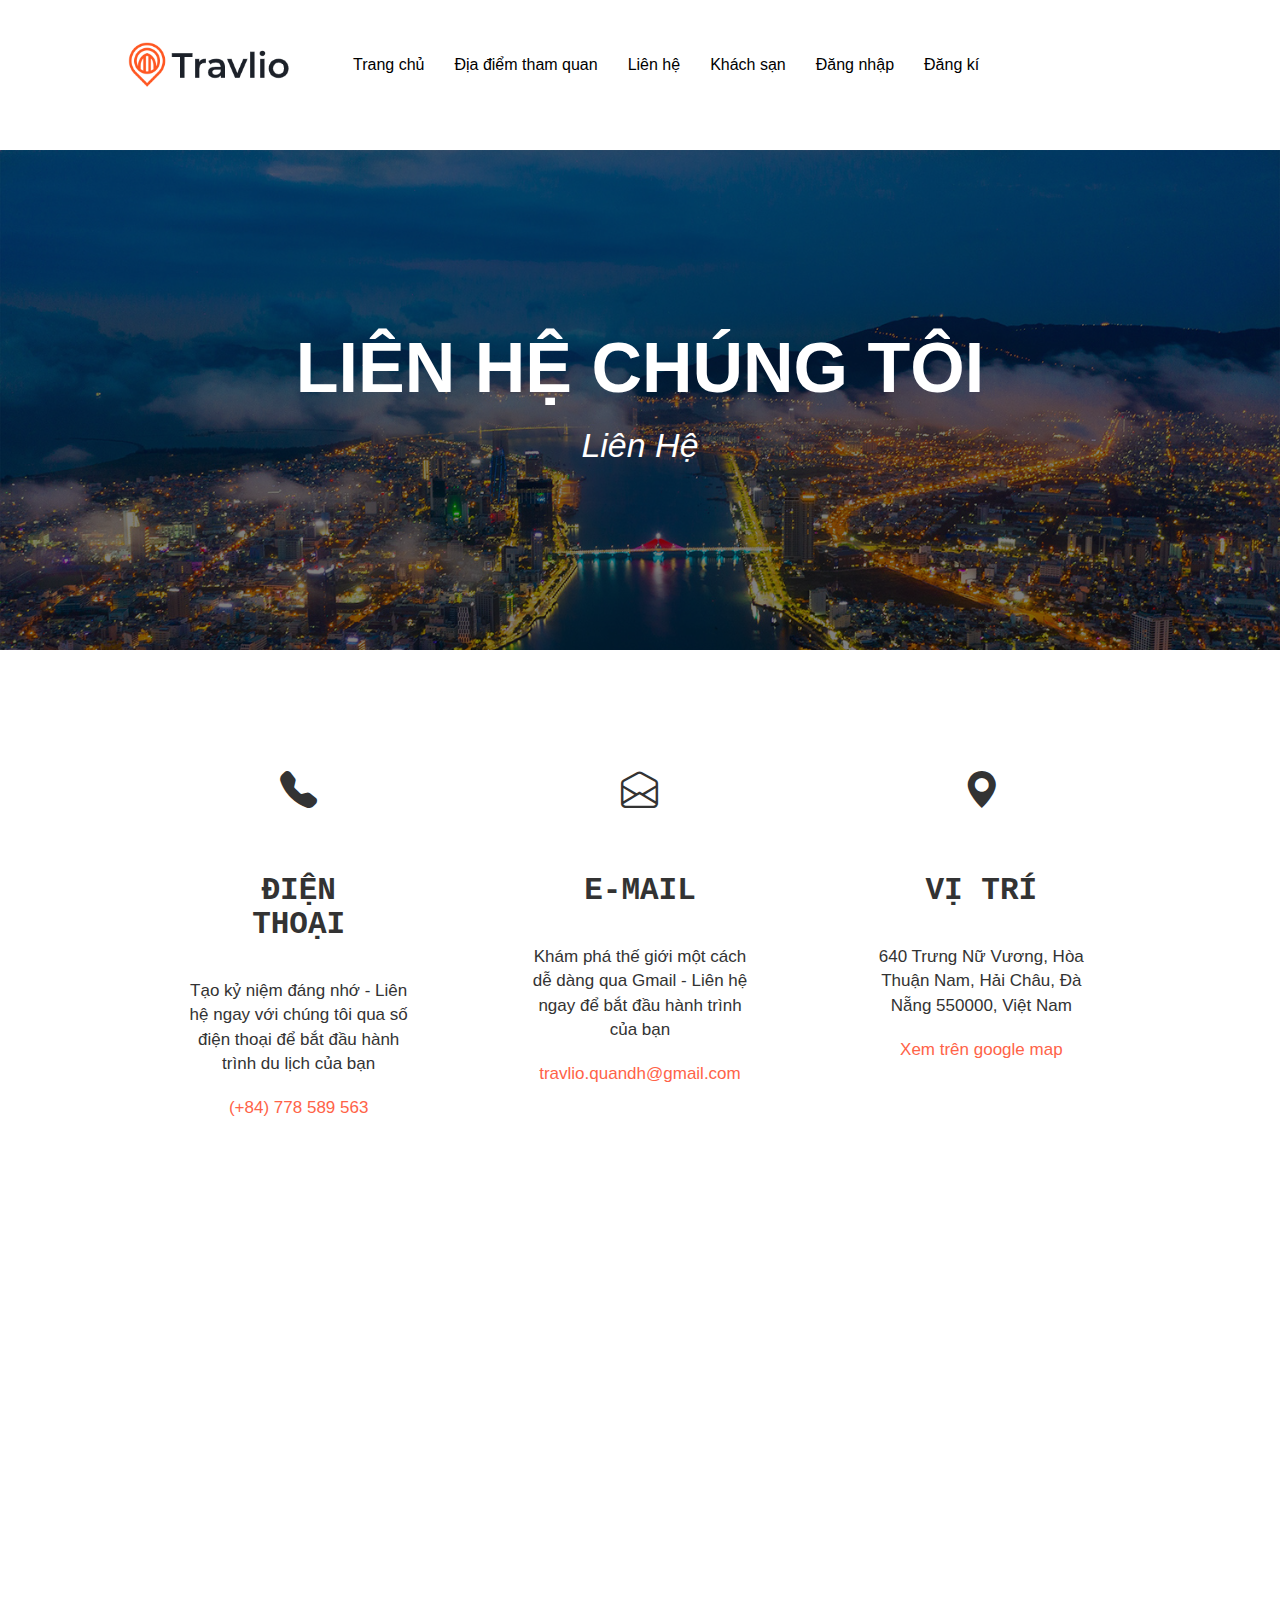
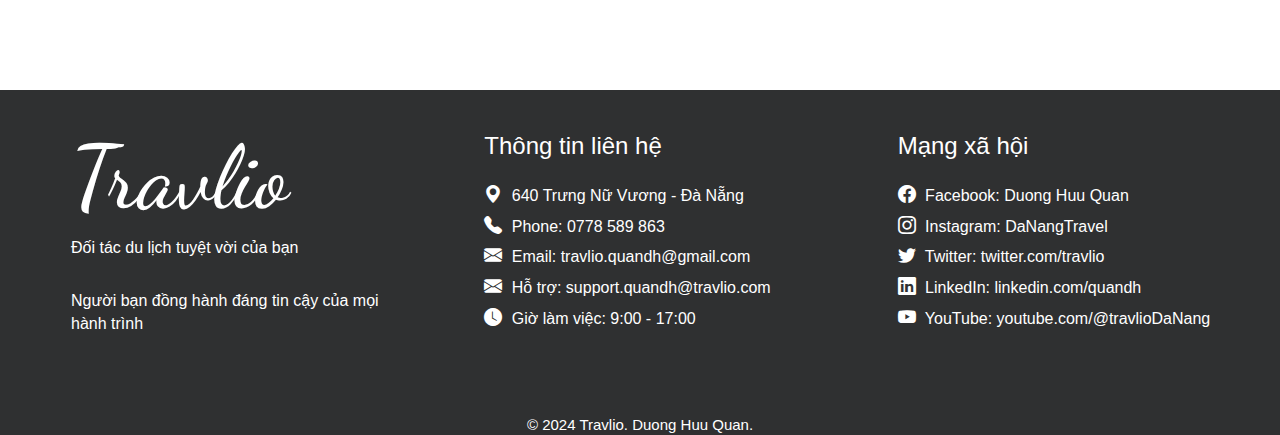
<file: lienHe.html>
<!DOCTYPE html>
<html lang="en">

<head>
    <meta charset="UTF-8">
    <meta name="viewport" content="width=device-width, initial-scale=1.0">
    <link rel="stylesheet" href="https://maxcdn.bootstrapcdn.com/bootstrap/3.3.7/css/bootstrap.min.css" />
    <link rel="stylesheet" href="https://cdn.jsdelivr.net/npm/bootstrap-icons@1.10.2/font/bootstrap-icons.css"
        integrity="sha384-b6lVK+yci+bfDmaY1u0zE8YYJt0TZxLEAFyYSLHId4xoVvsrQu3INevFKo+Xir8e" crossorigin="anonymous">
    <link rel="preconnect" href="https://fonts.googleapis.com">
    <link rel="preconnect" href="https://fonts.gstatic.com" crossorigin>
    <link href="https://fonts.googleapis.com/css2?family=Dancing+Script&display=swap" rel="stylesheet">
    <link rel="stylesheet" href="https://cdn.jsdelivr.net/npm/bootstrap-icons@1.11.3/font/bootstrap-icons.min.css">
    <title>Du lịch Việt Nam</title>
    <link rel="stylesheet" href="css/lienHe.css">
    <link rel="stylesheet" href="css/styleMenu.css">
</head>

<body>
    <header class="menu" id="menu-w">
        <div class="heading">
            <div class="logo"><img src="img/logo.png" alt="logo"></div>
            <nav id="menu">
                <li><a href="index.html">Trang chủ</a></li>
                <li><a href="diaDiemThamQuan.html">Địa điểm tham quan</a></li>
                <li><a href="lienHe.html">Liên hệ</a></li>
                <li><a href="khachSan.html">Khách sạn</a></li>
                <li><a href="dangNhap.html">Đăng nhập</a></li>
                <li><a href="dangKi.html">Đăng kí</a></li>

            </nav>
        </div>
    </header>

    <main>
        <div class="banner-lienHe">
            <h1>LIÊN HỆ CHÚNG TÔI</h1>
            <h3>Liên Hệ</h3>
        </div>

        <div class="ttLienHe">
            <div class="item-lienHe">
                <i class="bi bi-telephone-fill"></i>
                <h2>ĐIỆN THOẠI</h2>
                <p>Tạo kỷ niệm đáng nhớ - Liên hệ ngay với chúng tôi qua số điện thoại để bắt đầu hành trình du lịch của
                    bạn</p>
                <a href="#"> (+84) 778 589 563</a>
            </div>

            <div class="item-lienHe">
                <i class="bi bi-envelope-open"></i>
                <h2>E-MAIL</h2>
                <p>Khám phá thế giới một cách dễ dàng qua Gmail - Liên hệ ngay để bắt đầu hành trình của bạn</p>
                <a href="#">travlio.quandh@gmail.com</a>
            </div>

            <div class="item-lienHe">
                <i class="bi bi-geo-alt-fill"></i>
                <h2>VỊ TRÍ</h2>
                <p>640 Trưng Nữ Vương, Hòa Thuận Nam, Hải Châu, Đà Nẵng 550000, Việt Nam</p>
                <a href="https://maps.app.goo.gl/WxkUcTKj5PZNNE9b7"> Xem trên google map</a>
            </div>

        </div>

        <!-- <div class="formLienHe">
            <h1>ĐỂ LẠI CHO CHÚNG TÔI THÔNG TIN CỦA BẠN</h1>
            <h3>và chúng tôi sẽ liên lạc lại với bạn.</h3>
            <form action="">
                <div class="input-1">
                    <input type="text" placeholder="Họ và tên*" required>
                    <input type="text" placeholder="Số điện thoại*" required>
                </div>
                <input type="text" placeholder="e-mail*" required>
                <textarea name="" id="" cols="30" rows="10" placeholder="Tin nhắn"></textarea>

            </form>
        </div> -->
        <iframe
            src="https://www.google.com/maps/embed?pb=!1m18!1m12!1m3!1d3834.4114815426046!2d108.20536017491632!3d16.044123184631708!2m3!1f0!2f0!3f0!3m2!1i1024!2i768!4f13.1!3m3!1m2!1s0x314219bddfb25835%3A0x6cdfc09d081919e2!2zNjQwIFRyxrBuZyBO4buvIFbGsMahbmcsIEjDsmEgVGh14bqtbiBOYW0sIEjhuqNpIENow6J1LCDEkMOgIE7hurVuZyA1NTAwMDAsIFZp4buHdCBOYW0!5e0!3m2!1svi!2s!4v1714413296799!5m2!1svi!2s"
            height="450" style="border:0;" allowfullscreen="" loading="lazy"
            referrerpolicy="no-referrer-when-downgrade"></iframe>

    </main>


    <footer class="footer">
        <div class="footer-column">
            <h1>Travlio</h1>
            <p>Đối tác du lịch tuyệt vời của bạn</p><br>
            <p>Người bạn đồng hành đáng tin cậy của mọi hành trình</p>
        </div>
        <div class="footer-column">
            <h3>Thông tin liên hệ</h3>
            <p><i class="bi bi-geo-alt-fill"></i> 640 Trưng Nữ Vương - Đà Nẵng</p>
            <p><i class="bi bi-telephone-fill"></i> Phone: 0778 589 863</p>
            <p><i class="bi bi-envelope-fill"></i> Email: travlio.quandh@gmail.com</p>
            <p><i class="bi bi-envelope-fill"></i> Hỗ trợ: support.quandh@travlio.com</p>
            <p><i class="bi bi-clock-fill"></i> Giờ làm việc: 9:00 - 17:00</p>
        </div>
        <div class="footer-column">
            <h3>Mạng xã hội</h3>
            <p><i class="bi bi-facebook"></i> Facebook: <a href="https://www.facebook.com/travlio">Duong Huu Quan</a>
            </p>
            <p><i class="bi bi-instagram"></i> Instagram: <a href="https://www.instagram.com/travlio">DaNangTravel</a>
            </p>
            <p><i class="bi bi-twitter"></i> Twitter: <a href="https://twitter.com/travlio">twitter.com/travlio</a></p>
            <p><i class="bi bi-linkedin"></i> LinkedIn: <a
                    href="https://www.linkedin.com/company/travlio">linkedin.com/quandh</a></p>
            <p><i class="bi bi-youtube"></i> YouTube: <a
                    href="https://www.youtube.com/travlio">youtube.com/@travlioDaNang</a></p>
        </div>
    </footer>
    <p class="end-footer">© 2024 Travlio. Duong Huu Quan.</p>


</body>
<script src="js/index.js"></script>

</html>
</file>
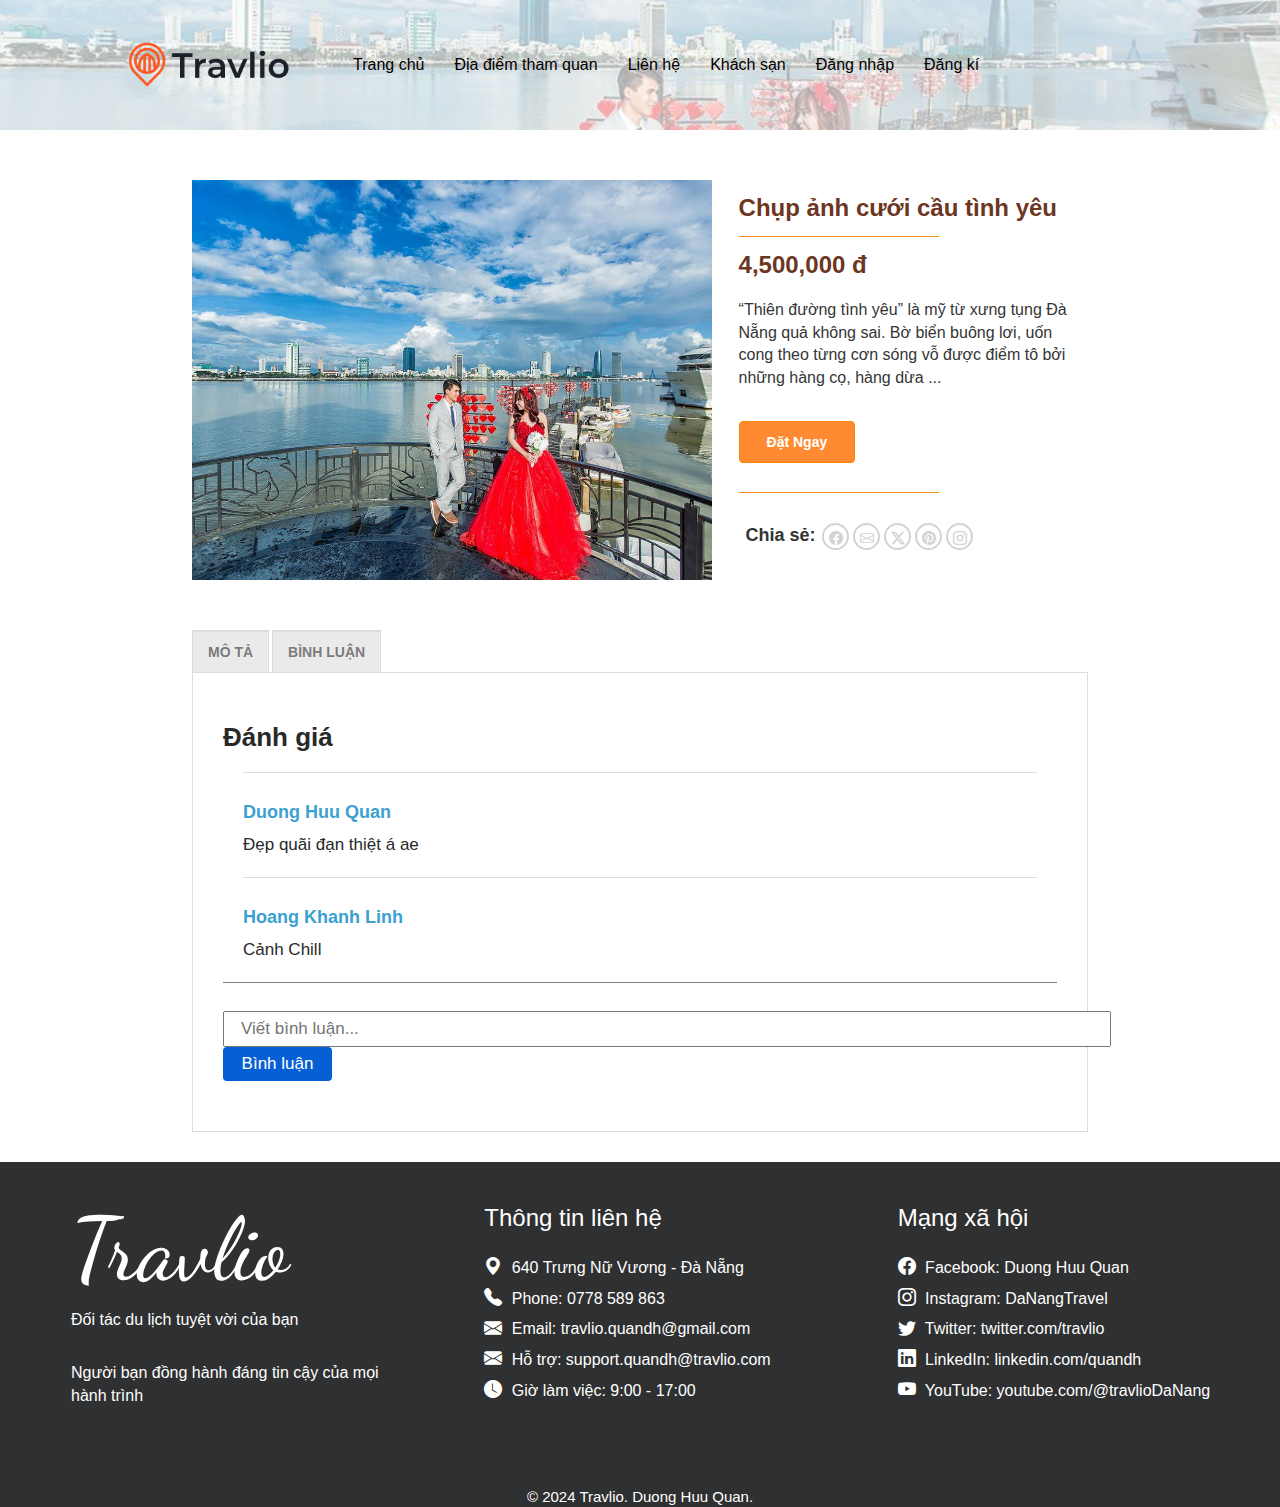
<file: detail_component/chiTietDiaDiem.html>
<!DOCTYPE html>
<html lang="en">

<head>
    <meta charset="UTF-8">
    <meta name="viewport" content="width=device-width, initial-scale=1.0">
    <link rel="stylesheet" href="https://maxcdn.bootstrapcdn.com/bootstrap/3.3.7/css/bootstrap.min.css" />
    <link rel="stylesheet" href="https://cdn.jsdelivr.net/npm/bootstrap-icons@1.10.2/font/bootstrap-icons.css"
        integrity="sha384-b6lVK+yci+bfDmaY1u0zE8YYJt0TZxLEAFyYSLHId4xoVvsrQu3INevFKo+Xir8e" crossorigin="anonymous">
    <link rel="preconnect" href="https://fonts.googleapis.com">
    <link rel="preconnect" href="https://fonts.gstatic.com" crossorigin>
    <link href="https://fonts.googleapis.com/css2?family=Dancing+Script&display=swap" rel="stylesheet">
    <link rel="stylesheet" href="https://cdn.jsdelivr.net/npm/bootstrap-icons@1.11.3/font/bootstrap-icons.min.css">
    <title>Du lịch Việt Nam</title>
    <link rel="stylesheet" href="../css/chitietDiaDiem.css">
    <link rel="stylesheet" href="../css/styleMenu.css">
</head>
<Style>
    header.menu {
        background-color: rgba(255, 255, 255, 0.652) !important;
    }
</Style>

<body>
    <header class="menu" id="menu-w">
        <div class="heading">
            <div class="logo"><img src="../img/logo.png" alt="logo"></div>
            <nav id="menu">
                <li><a href="../index.html">Trang chủ</a></li>
                <li><a href="../diaDiemThamQuan.html">Địa điểm tham quan</a></li>
                <li><a href="../lienHe.html">Liên hệ</a></li>
                <li><a href="../khachSan.html">Khách sạn</a></li>
                <li><a href="../dangNhap.html">Đăng nhập</a></li>
                <li><a href="../dangKi.html">Đăng kí</a></li>

            </nav>

        </div>
    </header>

    <main>
        <div class="infor-diaDiem">
            <div class="infor-layout-img">
                <img src="../img/anhcuoi.jpg" alt="">
            </div>
            <div class="infor-layout">
                <h3>Chụp ảnh cưới cầu tình yêu</h3>
                <hr>
                <h3>4,500,000 <span>đ</span></h3>
                <p>“Thiên đường tình yêu” là mỹ từ xưng tụng Đà Nẵng quả không sai. Bờ biển buông lơi, uốn cong theo
                    từng
                    cơn sóng vỗ được điểm tô bởi những hàng cọ, hàng dừa <span>...</span>
                </p>
                <button>Đặt Ngay</button>
                <hr>
                <div class="share">
                    <label>Chia sẻ:</label>
                    <span>
                        <a href="" class="fb"><i class="bi bi-facebook"></i></a>
                        <a href=""><i class="bi bi-envelope"></i></a>
                        <a href=""><i class="bi bi-twitter-x"></i></a>
                        <a href=""><i class="bi bi-pinterest"></i></a>
                        <a href=""><i class="bi bi-instagram"></i></a>
                    </span>
                </div>
            </div>

        </div>

        <div class="mota-and-comment">
            <div class="pagiration">
                <div>MÔ TẢ</div>
                <div>BÌNH LUẬN</div>
            </div>
            <div class="mota">
                “Thiên đường tình yêu” là mỹ từ xưng tụng Hawaii quả không sai. Bờ biển Hawaii buông lơi, uốn cong theo
                từng cơn sóng vỗ được điểm tô bởi những hàng cọ, hàng dừa trải dài nghiêng nghiêng trong gió. Vào buổi
                hoàng hôn, ngồi dưới những tán ô đầy màu sắc dọc bờ biển, mặt biển ấm áp phản chiếu ánh nắng dịu dàng.
                Bạn chắc chắn sẽ chìm đắm trong men say trong những ngày ở nơi đây.
            </div>
            <div class="comment">
                <h3>
                    Đánh giá
                </h3>
                <div class="bl">
                    <div class="cmt">
                        <h4>Duong Huu Quan</h4>
                        <p>Đẹp quãi đạn thiệt á ae</p>
                    </div>
                    <div class="cmt">
                        <h4>Hoang Khanh Linh</h4>
                        <p>Cảnh Chill</p>
                    </div>
                </div>
                <div class="input-cmt">
                    <input type="text" name="binhLuan" id="" placeholder="Viết bình luận...">
                    <button>Bình luận</button>
                </div>
            </div>
        </div>
    </main>


    <footer class="footer">
        <div class="footer-column">
            <h1>Travlio</h1>
            <p>Đối tác du lịch tuyệt vời của bạn</p><br>
            <p>Người bạn đồng hành đáng tin cậy của mọi hành trình</p>
        </div>
        <div class="footer-column">
            <h3>Thông tin liên hệ</h3>
            <p><i class="bi bi-geo-alt-fill"></i> 640 Trưng Nữ Vương - Đà Nẵng</p>
            <p><i class="bi bi-telephone-fill"></i> Phone: 0778 589 863</p>
            <p><i class="bi bi-envelope-fill"></i> Email: travlio.quandh@gmail.com</p>
            <p><i class="bi bi-envelope-fill"></i> Hỗ trợ: support.quandh@travlio.com</p>
            <p><i class="bi bi-clock-fill"></i> Giờ làm việc: 9:00 - 17:00</p>
        </div>
        <div class="footer-column">
            <h3>Mạng xã hội</h3>
            <p><i class="bi bi-facebook"></i> Facebook: <a href="https://www.facebook.com/travlio">Duong Huu Quan</a>
            </p>
            <p><i class="bi bi-instagram"></i> Instagram: <a href="https://www.instagram.com/travlio">DaNangTravel</a>
            </p>
            <p><i class="bi bi-twitter"></i> Twitter: <a href="https://twitter.com/travlio">twitter.com/travlio</a></p>
            <p><i class="bi bi-linkedin"></i> LinkedIn: <a
                    href="https://www.linkedin.com/company/travlio">linkedin.com/quandh</a></p>
            <p><i class="bi bi-youtube"></i> YouTube: <a
                    href="https://www.youtube.com/travlio">youtube.com/@travlioDaNang</a></p>
        </div>
    </footer>
    <p class="end-footer">© 2024 Travlio. Duong Huu Quan.</p>


</body>
<script src="../js/index.js"></script>

</html>
</file>
<file: css/index.css>
/* Css banner*/

div.banner {
    height: 800px;
    width: 100%;
    background-image: url(../img/banner-home.jpg);
    background-repeat: no-repeat;
    background-size: cover;
    background-position: bottom;
    display: flex;
}

div.content-banner {
    width: 60%;
    display: inline-block;
    margin-top: 310px;
}

div.content-banner p {
    color: white;
    font-weight: bold;
    margin-left: 100px;
}

.h1-banner {
    font-family: 'Dancing Script', cursive;
    font-size: 35px;

}

.h2-banner {
    font-family: 'Maven Pro', sans-serif;
    display: block;
    width: 531px;
    font-size: 37px;

}

div.icon {
    width: 100px;
    height: 137px;
    margin-top: 350px;
    margin-left: 219px;
    padding: 0;
    transition: all 1s;
}

i.bi {
    font-size: 100px;
    color: white;
    transition: all 1s;
    cursor: pointer;
    padding: 0;
    margin: 0;
}

div.icon:hover {
    transform: rotate(360deg) scale(1.5);
    transition: all 1s;
}




/*Css search*/

.search {
    width: 1204px;
    margin: 0 136px;
    position: relative;
    margin-top: -48px;
    display: flex;
}

.input-search {
    padding-left: 50px;
    width: 950px;
    height: 96px;
    border: none;
    font-size: 19px;
    box-shadow: 0px 0.5px 25px -14px gray;
    border-radius: 5px 0px 0px 5px;
    background-color: white;
}

.btn-search {
    width: 203px;
    height: 96px;
    border: none;
    background: #ff6348;
    color: white;
    font-size: 18px;
    font-weight: 700;
    border-radius: 0px 5px 5px 0px;
    margin-left: -4px;
}

/*Css main*/

.session-1 {
    text-align: center;
    margin-top: 30px;
    background-color: #fff;
    padding-top: 50px;
    margin-top: -47px;
    padding-bottom: 47px;

    h2 {
        margin-top: 80px;
    }

    /* box-shadow: 0 -1px 20px lightsalmon; */
    hr {
        width: 90%;
        margin: auto;
    }

    h3 {
        color: rgb(104, 104, 104);
        margin-bottom: 50px;
        margin-top: 30px;
    }

    .img-ss1 {
        display: flex;
        width: 80%;
        margin: auto;
        height: 42.5rem;

        .contai-img:hover img {
            transform: scale(1.1);
            transition: 0.5s;
        }

        .contai-img {
            width: 24%;
            margin: 15px;
            overflow: hidden;
            border-radius: 7px;


            img {
                width: 100%;
                height: 400px;
                border-radius: 7px;
                transition: 0.5s;
            }

            p {
                text-align: left;
                position: relative;
                top: -33px;
                right: -18px;
                font-size: 16px;
                color: #fff;
            }
        }
    }

}

body {
    background-image: url(../img/bannar-ss2.jpg);
    background-attachment: fixed;
    background-position: center;
    background-repeat: no-repeat;
    background-size: cover;
}

.session-2 {
    width: 100%;
    height: 800px;
    margin-top: 70px;
    /* background-image: url(../img/bannar-ss2.jpg);
    background-position: center;
    background-repeat: no-repeat;
    background-size: cover; */
    text-align: center;
    color: #8e4e04;
    padding-top: 67px;

    h2,
    h3 {
        font-weight: 600;
    }

    .img-ss3 {
        width: 80%;
        ;
        display: flex;
        margin: auto;

        .component-ss3:hover {
            transform: scale(1.05);
            transition: 0.5s;
        }

        .component-ss3 {
            width: 32%;
            margin: 25px;
            text-align: left;
            background-color: #fff;
            color: black;
            transition: 0.4s;

            .text-ss3 {
                padding: 18px;
                font-family: 'Courier New', Courier, monospace;
                font-size: 13px;

                h2 {
                    margin-top: 22px;
                }

                h3 {
                    margin-bottom: 66px;

                }

                p {
                    color: gray;
                    margin-top: 10px;
                }

                b {
                    color: rgb(0, 180, 240);
                }

                strong {
                    font-size: 19px;
                }

            }

            img {
                width: 100%;
                height: 245px;
            }


        }
    }
}

.session-3 {
    padding-top: 50px;
    background-color: #fff;
    padding-bottom: 52px;

    h2,
    h3 {
        text-align: center;
    }

    h3 {
        color: rgb(104, 104, 104);
        margin-bottom: 40px;
    }

    .thuVienAnh {
        width: 70%;
        margin: auto;


        .row {
            display: flex;
            max-width: 100%;

            img:hover {
                transform: scale(1.1);
                transition: 0.5s;
            }

            div {
                width: 23%;
                height: 300px;
                margin: 15px 10px;
                border-radius: 5px;
                padding: 0;
                overflow: hidden;
            }

            img {
                width: 100%;
                height: 100%;
                transition: 0.5s;
            }
        }

    }

}

.session-4 {
    height: 550px;
    background-image: url(../img/banner-1.jpg);
    background-position: center;
    background-repeat: no-repeat;
    background-size: cover;
    display: flex;

    .ss4_cpn {
        width: 50%;
        /* height: 550px; */
        text-align: center;
        color: #fff;
        margin-left: 206px;



        .btn-ss4 {
            button {
                padding: 10px;
                margin: 10px;
                border: none;
                border-radius: 6px;
                font-size: 17px;
                color: #fff;
            }

            .datngay {
                background-color: #0984e3;
            }

            .datngay:hover,
            .chiTiet:hover {
                background-color: #ff6348;
            }

            .chiTiet {
                background-color: #44bd32;
            }
        }
    }

}
</file>
<file: css/styleMenu.css>
* {
    font-family: Arial, Helvetica, sans-serif;
    margin: 0;
    padding: 0;
}


/*Css Menu*/
header.menu {
    display: flex;
    align-items: center;
    height: 130px;
    justify-content: space-between;
    transition: all 0.5s;
    background-color: #fff;
}

.heading {
    width: 80%;
    margin: 0 auto;
    display: flex;
    align-items: center;

}

div.logo {
    width: 150px;
    height: auto;
    margin-right: 60px;
}

div.logo img {
    width: 165px;
    height: auto;
}

#menu {
    display: flex;
}

#menu li {
    list-style-type: none;
    display: inline;
    padding: 30px 15px;
    cursor: pointer;
}

.dropdown {
    margin-right: 50px;

    button {
        padding: 30px 15px;
        cursor: pointer;
        display: inline-block;
        text-decoration: none;
        color: black;
        font-weight: 500;
        font-family: "Montserrat", Helvetica, Arial, sans-serif;
        font-size: 16px;
        background: transparent !important;
        border: none;
    }

    #dropdown-user {
        padding: 10px 11px;
        cursor: pointer;
        color: black;
        font-family: "Montserrat", Helvetica, Arial, sans-serif;
        font-size: 16px;

        a {
            text-decoration: none;
        }
    }
}

#menu li a {
    display: inline-block;
    text-decoration: none;
    color: black;
    font-weight: 500;
    font-family: "Montserrat", Helvetica, Arial, sans-serif;
    font-size: 16px;
    background: transparent !important;
}


.footer {
    background-color: rgb(47, 48, 49);
    color: rgb(255, 255, 255);
    padding: 20px;
    padding-bottom: 43px;
    display: flex;
    justify-content: space-between;
    transition: all 0.3s ease;

    .footer-column {
        margin-right: 20px;
        transition: all 0.3s ease;
        width: 381px;
        margin-left: 51px;

        h1 {
            font-size: 88px;
            font-family: 'Dancing Script', cursive;
        }

        h3 {
            margin-top: 0;
            color: #ffffff;
            transition: color 0.3s ease;
            margin: 23px 0;
        }

        p {
            margin: 5px 0;
            transition: color 0.3s ease;
            font-size: 16px;

            i.bi {
                font-size: 18px;
                margin-right: 5px;
            }
        }

        a {
            color: #ffffff;
            text-decoration: none;
            transition: color 0.3s ease;
        }
    }
}

.end-footer {
    text-align: center;
    background-color: rgb(47, 48, 49);
    color: #fff;
    font-size: 15px;
    padding-top: 30px;
    margin: 0;

}

.sticky-menu {
    position: sticky;
    top: 0;
    z-index: 999;
    transition: all 0.5s;
    background: #02020280 !important;
    height: 50px !important;

    a {
        color: #fff !important;
    }

    img {
        display: none;
    }

    .healing {
        left: 406px;
        position: relative;
    }

}

.menu-100 {
    top: -100px;
    transition: all 0.5s;
}
</file>
<file: css/chitietDiaDiem.css>
.menu {
    background-image: url(../img/anhcuoi.jpg) !important;
    background-position: center;
    background-repeat: no-repeat;
    background-size: cover;
    background-color: rgb(255 255 255 / 77%);
    background-blend-mode: color;

}

main {
    font-family: "Open Sans", sans-serif;

    .infor-diaDiem {
        display: flex;
        width: 70%;
        margin: 50px auto;
        justify-content: space-between;

        .infor-layout {
            width: 39%;

            h3 {
                color: #6d3622;
                font-weight: 700;
                font-family: "Open Sans", sans-serif;
                margin: 15px 0px;
            }

            hr {
                width: 200px;
                border-color: #f79321;
                margin: 0;
            }

            p {
                color: #353535;
                font-family: "Open Sans", sans-serif;
                font-size: 16px;
                margin: 20px 0px;
            }

            button {
                margin: 11px 0px 29px 0px;
                padding: 10px 27px;
                border: 1px solid #ff8100;
                background: #ff8a31;
                border-radius: 4px;
                color: #fff;
                font-weight: 600;
                font-family: "Open Sans", sans-serif;
            }

            .share {
                font-family: "Open Sans", sans-serif;
                margin: 30px 5px;
                display: flex;

                label {
                    font-size: 18px;

                }

                * {
                    margin: 0px 2px;
                }

                span {
                    display: flex;

                    a {
                        border: 2px solid lightgray;
                        padding: 3px;
                        border-radius: 50%;
                        display: block;
                        height: 27px;
                        width: 27px;
                        color: lightgray;
                        margin: 0px 2px;
                        transition: all 0.3s;


                        i {
                            font-size: 14px;
                        }
                    }

                    a:hover {
                        color: #337ab7;
                        border: 2px solid #337ab7;
                        transition: all 0.3s;

                    }
                }

            }

        }

        .infor-layout-img {
            width: 58%;

            img {
                width: 100%;
                height: 400px;
            }

        }
    }

    .mota-and-comment {
        width: 70%;
        margin: auto;

        .pagiration {
            width: 100%;
            position: relative;
            display: flex;
            align-items: center;
            font-family: "Open Sans", sans-serif;


            div {
                display: inline-block;
                border-top: 2px solid #ddd;
                border-left: 1px solid #ddd;
                border-right: 1px solid #ddd;
                padding: 10px 15px;
                color: rgba(102, 102, 102, 0.85);
                transition: all .2s;
                margin: 0 3px 0 0;
                background-color: #eaeaea;
                font-weight: 700;
            }
        }

        .comment {
            /* display: none; */
            color: #292929;
            padding: 30px;
            border: 1px solid #ddd;
            padding-bottom: 50px;
            margin-bottom: 30px;
            font-size: 17px;

            .bl {
                .cmt {
                    margin: 20px;
                    border-top: 1px solid #ddd;
                    padding-top: 20px;

                    h4 {
                        color: #3ba1d0;
                        font-weight: 600;
                    }
                }


            }

            h3 {
                font-size: 26px;
                font-weight: 700;
            }

            .input-cmt {
                border-top: 1px solid gray;
                padding: 28px 0 0 0;

                input {
                    padding: 4px 16px;
                    width: 888px;
                }
                button{
                    padding: 5px;
                    width: 109px;
                    border: none;
                    background: #065fd4;
                    color: #fff;
                    border-radius: 4px;
                }
            }

        }

        .mota {
            display: none;
            font-family: "Open Sans", sans-serif;
            padding: 30px;
            border: 1px solid #ddd;
            font-size: 17px;
            padding-bottom: 50px;
            margin-bottom: 30px;
        }

    }

}
</file>
<file: css/dangKi.css>
.register {
    width: 100%;
    margin: 20px auto;
    margin-bottom: 100px;
    border-top: 1px solid gray;
    /* border-bottom: 1px solid gray; */

    .container-form {
        margin: 60px 0;
        

        div {
            width: 60%;
            margin: 20px auto;

            p {
                color: #5c5c5c;
                font-size: 16px;
                font-weight: 600;
                font-family: "Poppins", sans-serif;
            }

            input {
                width: 100%;
                padding: 15px 20px;
                border: 2px solid #bfbdbd;
            }
            strong {
                display: block;
                width: 100%;
                text-align: center;

                a {
                    color: #ff6348;
                    font-size: 15px;
                    font-family: "Poppins", sans-serif;
                    width: 100%;
                    font-weight: 500;
                }

            }

            hr {
                width: 80%;
                margin: auto;
                border-width: 2px;
                margin-top: 70px;
                color: black;

            }
            button {
                width: 100%;
                margin: auto;
                padding: 11px;
                border: none;
                background-color: #ff6348;
                color: white;
                font-size: 14px;
                font-weight: 600;
                border-radius: 4px;
            }

            select{
                width: 100%;
                padding: 15px 20px;
                border: 2px solid #bfbdbd;
            }
            
        }
        .cl2{
            display: flex;
            justify-content: space-between;

            div{
                width: 29%;
                margin: 20px 0px;
            }

            .gender{ 

                label{
                    display: inline-flex;
                    align-items: center;
                    margin: 10px 5px;
                    input{
                        margin: 0 5px;
                    }
                }
            }
            select, input[type="date"]{
                padding: 15px;
                height: 47px;
            }
            
            
        }
        

    }

}
</file>
<file: css/diaDiemThamQuan.css>
.banner-lienHe {
    width: 100%;
    height: 500px;
    background-image: url(../img/banner-lienHe.jpg);
    background-position: top;
    background-repeat: no-repeat;
    background-size: cover;
    /* filter: blur(3px); */
    background-color: rgba(0, 0, 0, 0.5);
    background-blend-mode: color;
    text-align: center;
    color: #fff;

    h1 {
        font-size: 70px;
        font-weight: 700;
        padding-top: 180px;
        font-family: 'Maven Pro', sans-serif;

    }

    h3 {
        font-size: 34px;
        font-style: italic;
        margin-top: 20px;
    }

}

.diemDen{
    width: 80%;
    margin: auto;
    margin-top: 60px;
    font-family: "Poppins", sans-serif;
    margin-bottom: 50px;

    .listdiemDen{
        display: flex;

        .item{
            width: 33%;
            margin: 20px;
            text-align: center;
            color: #fff;
            height: 373px;
            background-image: url(../img/banner-lienHe.webp);
            background-position: center;
            background-repeat: no-repeat;
            background-size: cover;
            overflow: hidden;

            button{
                border: none;
                background-color: #ff6348;
                padding: 5px 15px;
                border-radius: 4px;
                font-weight: 600;
                margin: 10px;
                margin-left: 183px;
            }
            
            p{
                width: 70%;
                margin: 30px auto;
                font-size: 17px;
                vertical-align: inherit;
            }
            a{
                color: #ff6348;
                font-weight: 600;

            }
            h3{
                font-weight: 700;
                margin-top: 280px;
                transition: all 0.5s;

            }

            .infor-item{
                /* margin-top: 214px; */
                margin-top: 0;
                /* display: none; */
                transition: all 0.5s;

            }
        }
        .item:hover{
            background-color: rgba(0, 0, 0, 0.505);
            background-blend-mode: color;
            transition: all 0.5s;
            h3{
                margin-top: 81px;
            }

        }
    }

}

.pagiration {
    margin: -33px 0 45px 0;
    ul {
        width: 100%;
        text-align: center;
        padding: 0;
        margin: 0;
        list-style: none;

        li {
            display: inline-block;

            a {
                display: inline-block;
                color: #5f6368;
                text-decoration: none;
                font-size: 14px;
                border: 1px solid #ddd;
                border-radius: 3px;
                margin-right: 4px;
                min-width: 30px;
                min-height: 30px;
                line-height: 30px;
                padding: 0 10px;

            }
            .active{
                background:  #ff6348;
                color: #fff;
                border-color:  #ff6348;
            }
        }
    }
}
</file>
<file: css/khachSan.css>
main {
    width: 80%;
    margin: auto;

    .timkiem {

        .search {
            width: 1204px;
            position: relative;
            display: flex;

            form {
                position: relative;
                display: flex;
                width: 100%;

                .input-search {
                    padding-left: 30px;
                    width: 84%;
                    height: 50px;
                    border: none;
                    font-size: 16px;
                    box-shadow: 2px 0.5px 7px -4px gray;
                    background-color: white;
                }

                .btn-search {
                    width: 16%;
                    height: 50px;
                    border: none;
                    background: #ff6348;
                    box-shadow: 2px 0.5px 7px -4px gray;
                    color: white;
                    font-size: 15px;
                    font-weight: 700;
                    border-radius: 0px 5px 5px 0px;

                }

                select {
                    border: none;
                    box-shadow: 0px 0.5px 7px -4px gray;
                    padding: 6px 32px 6px 19px;
                }
            }
        }
    }

    h5 {
        font-size: 22px;
        color: #1a3863;
        font-family: 'Roboto', sans-serif;
        margin-top: 20px;
        margin-bottom: 17px;
        font-weight: 700;
    }

    .banner-hotel {
        img {
            width: 100%;
            margin-top: 20px;
        }

        hr {
            border-color: #ff7b3e;
            border-width: 4px;
            width: 84px;
            margin: auto;
        }

        h2 {
            width: 100%;
            font-size: 40px;
            font-family: 'Roboto', sans-serif;
            display: inline-block;
            color: #1a3863;
            padding-bottom: 5px;
            margin-bottom: 10px;
            text-align: center;
        }
    }

    .sale-hotel {
        margin-top: 40px;

        hr {
            border-color: #ff7b3e;
            border-width: 4px;
            width: 84px;
            margin: auto;
        }

        h2 {
            width: 100%;
            font-size: 40px;
            font-family: 'Roboto', sans-serif;
            display: inline-block;
            color: #1a3863;
            padding-bottom: 5px;
            margin-bottom: 10px;
            text-align: center;
        }

        .quan-hotel {
            margin-top: 15px;

            a {
                padding: 5px;
                border: 1px solid rgb(184, 184, 184);
                color: #1a3863;
                text-decoration: none;
                font-weight: 600;
            }
        }

        .list-hotel {
            display: flex;
            margin-top: 20px;

            .item-list-hotel {
                width: 33%;
                margin: 0 15px;
                border: 1px solid lightgray;

                .sale-img {
                    height: 245px;

                    img {
                        width: 100%;
                        height: 245px;
                    }

                    .sale {
                        width: 130px;
                        margin: 0;
                        padding: 0;
                        position: relative;
                        top: -246px;
                        left: -17px;

                        img {
                            width: 100%;
                            height: auto;
                        }

                        p {
                            position: relative;
                            top: -43px;
                            font-size: 18px;
                            left: 10px;
                            color: #fff;
                        }
                    }
                }

                .inforHotel {
                    width: 90%;
                    margin: 19px auto;

                    hr {
                        width: 100%;
                        border-width: 1px;
                        border-color: gray;
                        margin: 10px auto;
                    }

                    h4 {
                        color: #1a3863;
                        font-size: 20px;
                        transition: .3s;
                        margin-bottom: 10px;
                        font-family: 'Roboto', sans-serif;
                    }

                    .timestay {
                        display: flex;
                        align-items: center;
                        justify-content: space-between;

                        .time {
                            color: #3887f5;
                        }
                    }

                    .end-item {
                        display: flex;
                        justify-content: space-between;
                        margin-top: 20px;

                        .price {
                            font-weight: 600;

                            .new {
                                font-size: 17px;
                                color: #ff6000;
                            }

                            .old {
                                font-size: 13px;
                                color: #858585;
                                text-decoration: line-through;
                            }

                        }
                    }
                }
            }
        }

    }

    .pagiration {
        margin: 30px 0 40px;

        ul {
            width: 100%;
            text-align: center;
            padding: 0;
            margin: 0;
            list-style: none;

            li {
                display: inline-block;

                a {
                    display: inline-block;
                    color: #5f6368;
                    text-decoration: none;
                    font-size: 14px;
                    border: 1px solid #ddd;
                    border-radius: 3px;
                    margin-right: 4px;
                    min-width: 30px;
                    min-height: 30px;
                    line-height: 30px;
                    padding: 0 10px;

                }
                .active{
                    background: #f79321;
                    color: #fff;
                    border-color: #f79321;
                }
            }
        }
    }

}
</file>
<file: css/lienHe.css>
.banner-lienHe {
    width: 100%;
    height: 500px;
    background-image: url(../img/banner-lienHe.jpg);
    background-position: top;
    background-repeat: no-repeat;
    background-size: cover;
    /* filter: blur(3px); */
    background-color: rgba(0, 0, 0, 0.5);
    background-blend-mode: color;
    text-align: center;
    color: #fff;

    h1 {
        font-size: 70px;
        font-weight: 700;
        padding-top: 180px;
        font-family: 'Maven Pro', sans-serif;

    }

    h3 {
        font-size: 34px;
        font-style: italic;
        margin-top: 20px;
    }

}

.ttLienHe {
    display: flex;
    width: 80%;
    margin: auto;

    .item-lienHe {
        width: 33%;
        margin: 55px;
        padding-top: 60px;
        padding-bottom: 60px;
        text-align: center;

        i.bi {
            font-size: 37px;
        }

        h2 {
            margin: 30px;
            margin-top: 56px;
            margin-bottom: 37px;
            font-weight: 700;
            font-size: 31px;
            font-family: monospace;

        }

        p {
            margin-top: 0;
            margin-bottom: 20px;
            font-size: 17px;
            
        }

        a{
            color: #ff6348;
            font-size: 17px;
        }
    }
}

/* div.formLienHe{
    width: 100%;
    height: 700px;
    background-color: #f2f2f2;
    text-align: center;
    form{
        width: 500px;
        margin: auto;

        *{
            margin: 10px;
        }
        .input-1{
            display: flex;
            input{
                border: none;
                margin: 0;
            }
        }
        input{
            width: 100%;
            border: none;
        }
        textarea{
            width: 100%;
            border: none;
        }
    }
} */

iframe{
    width: 100%;
}
</file>
